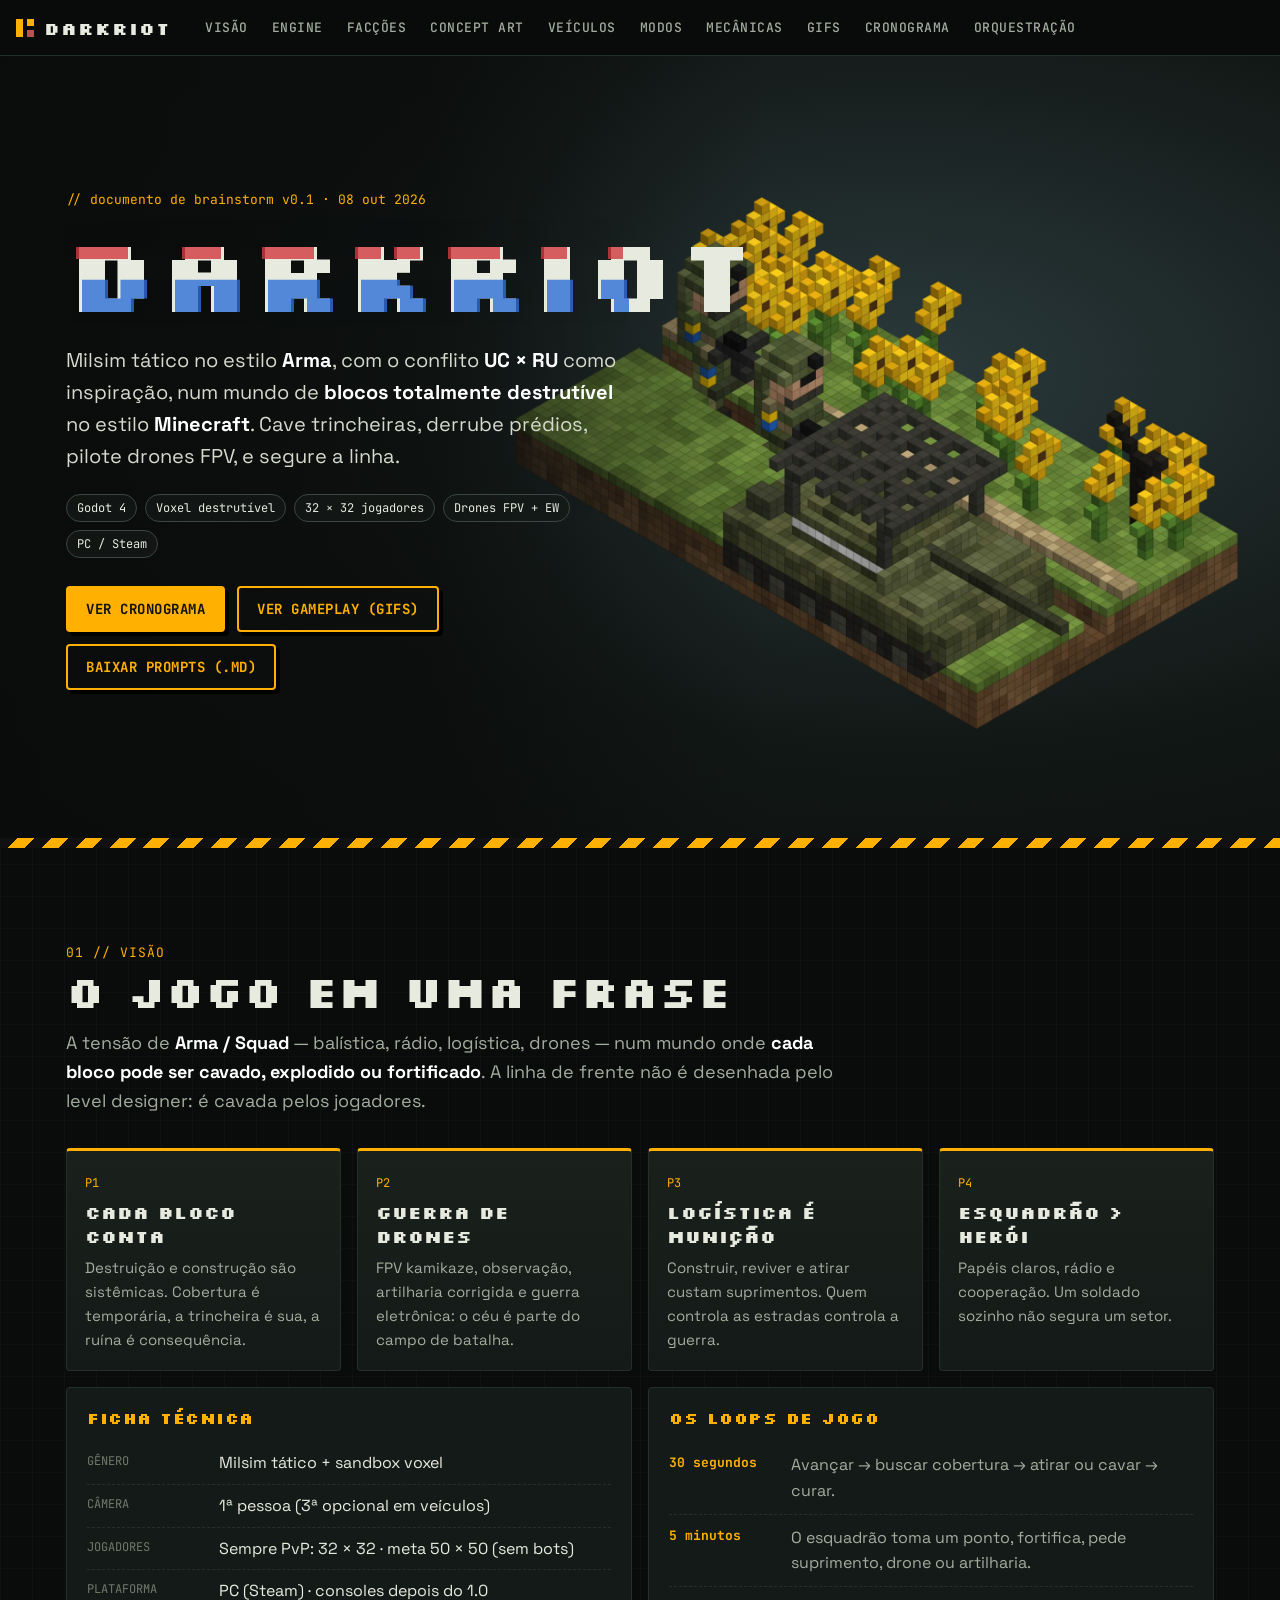
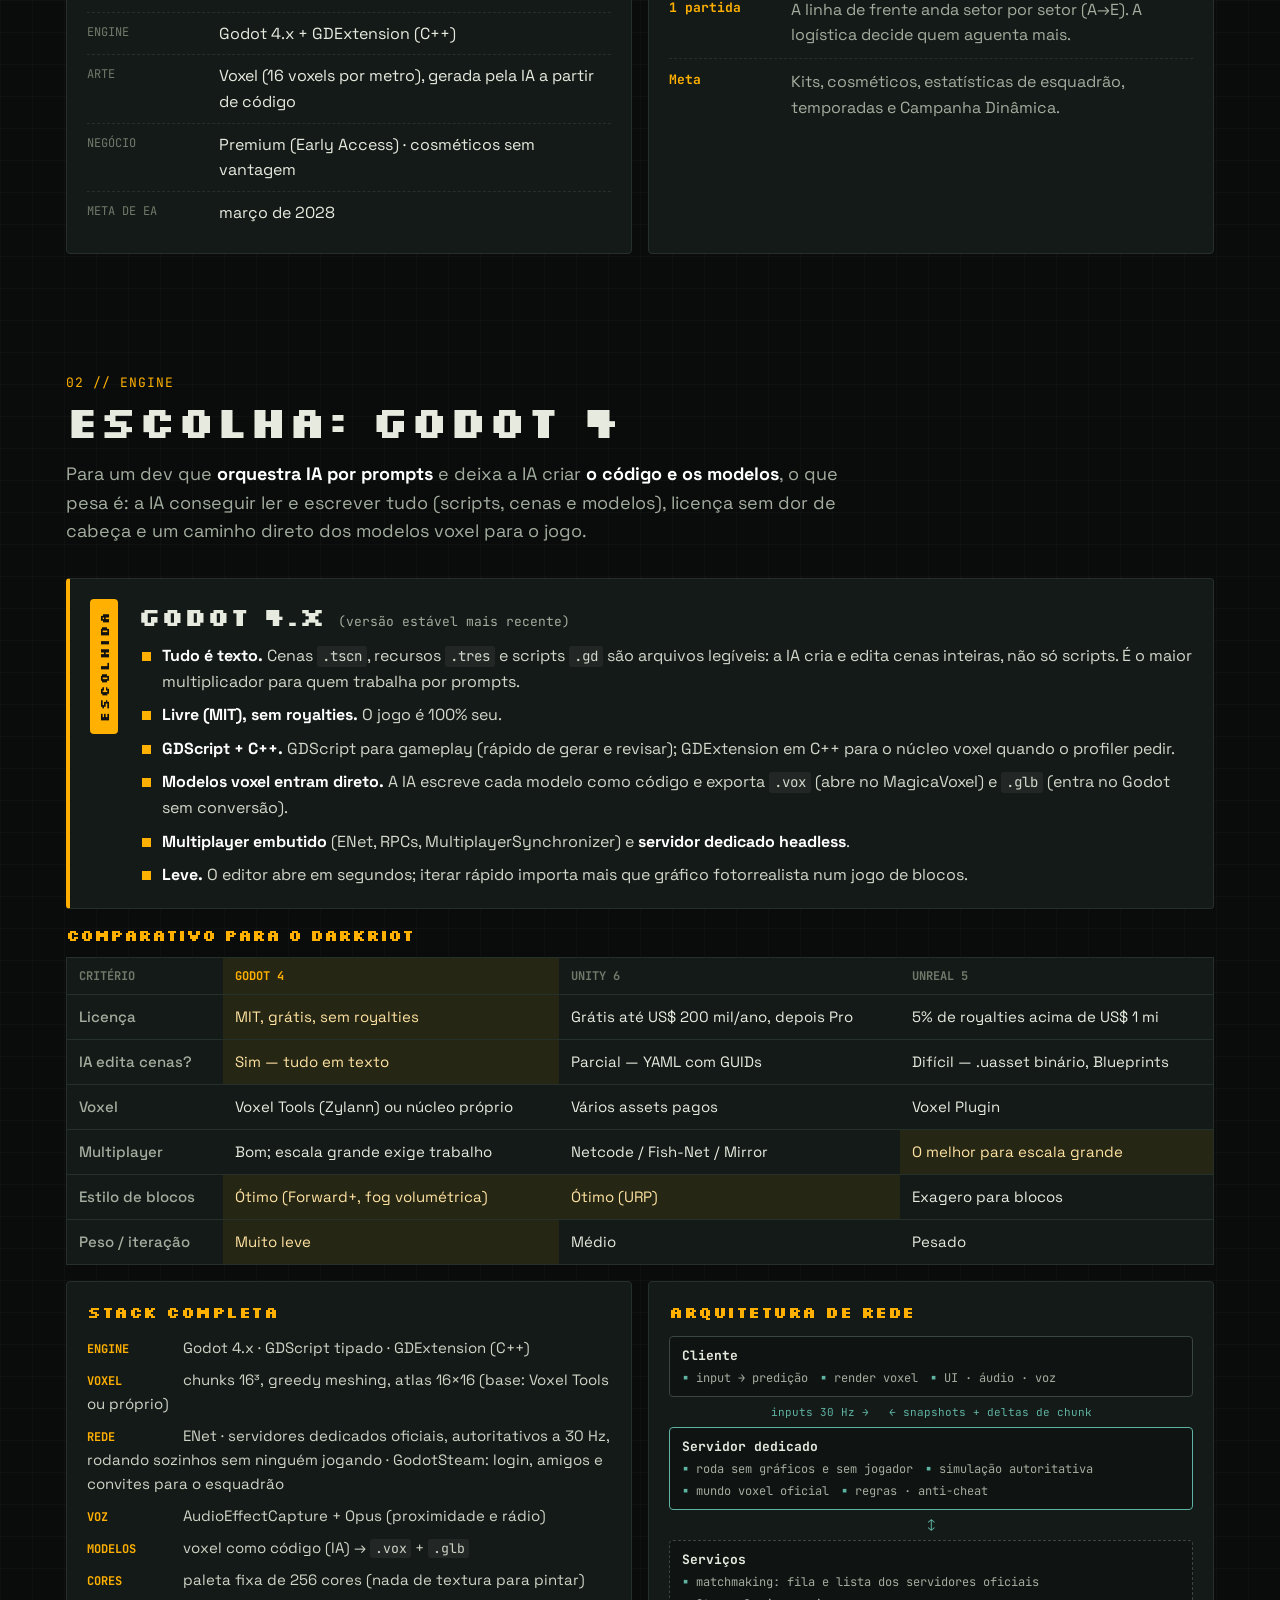
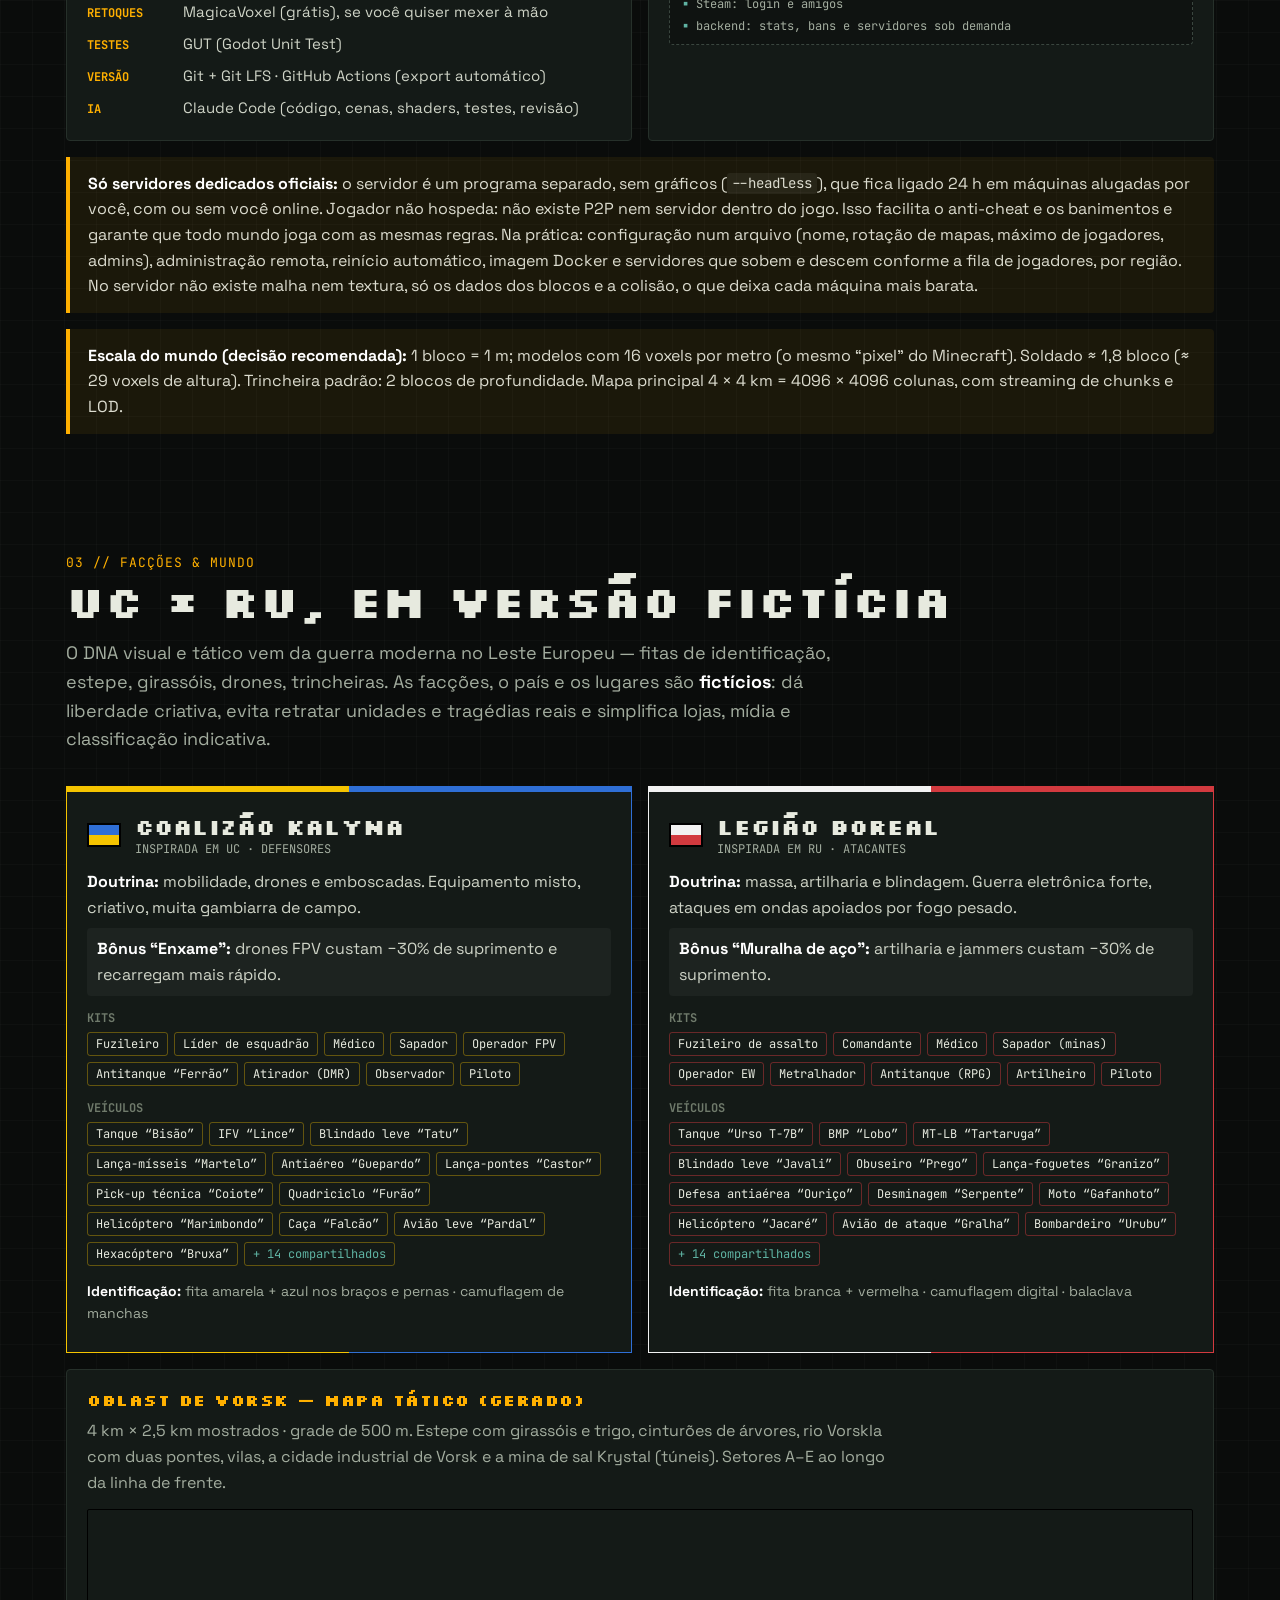
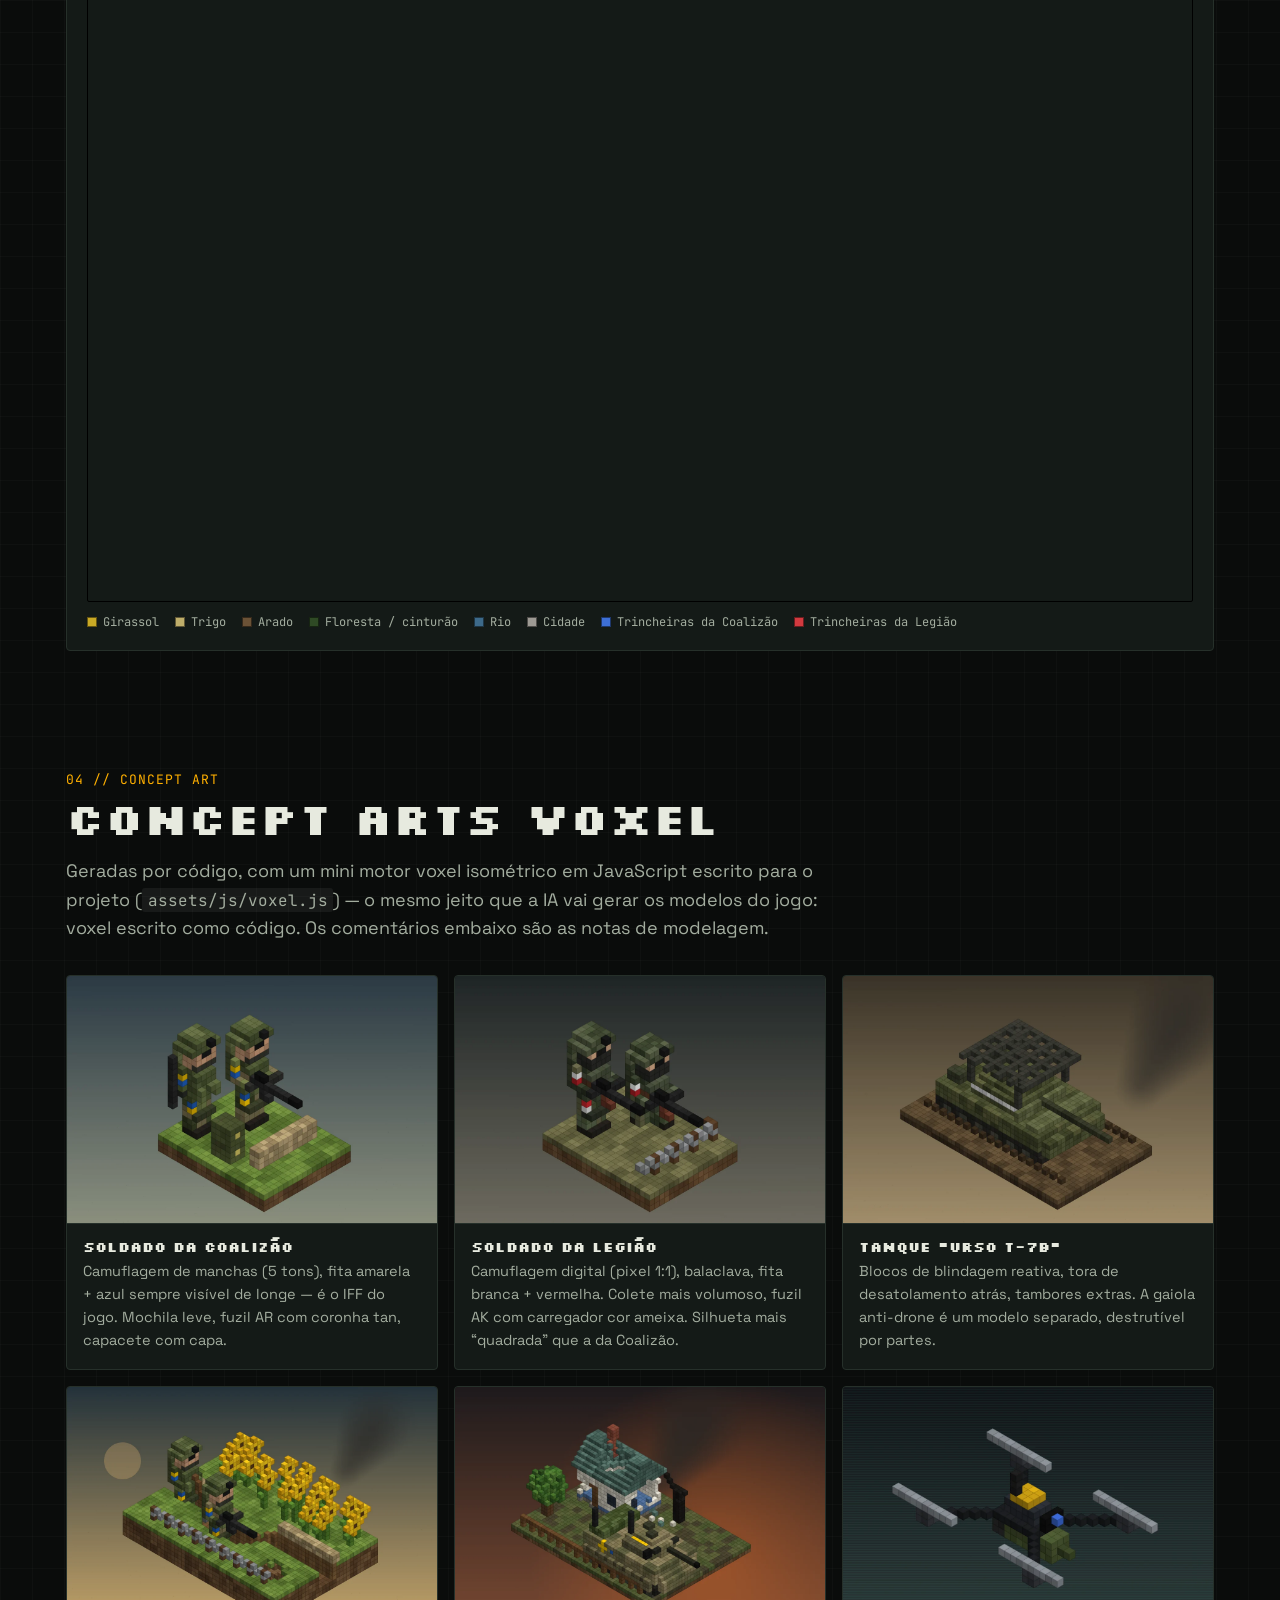
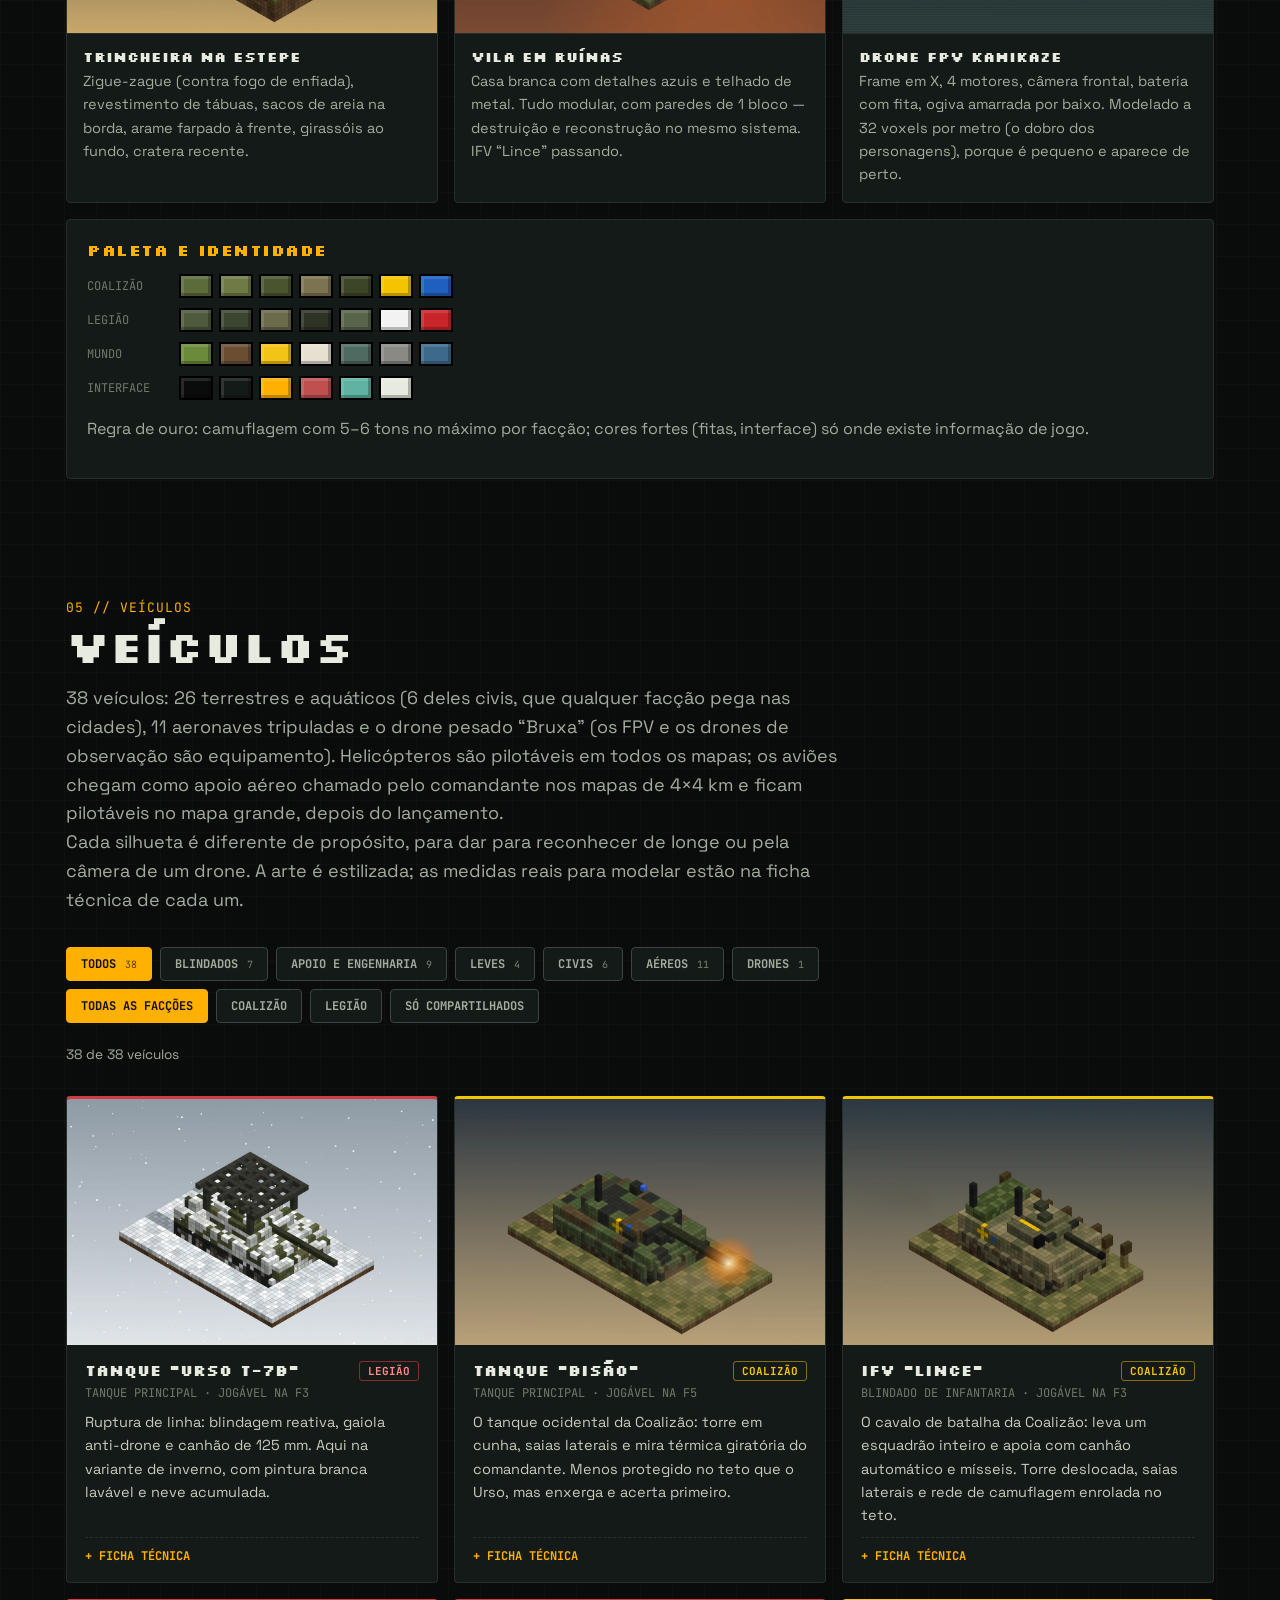
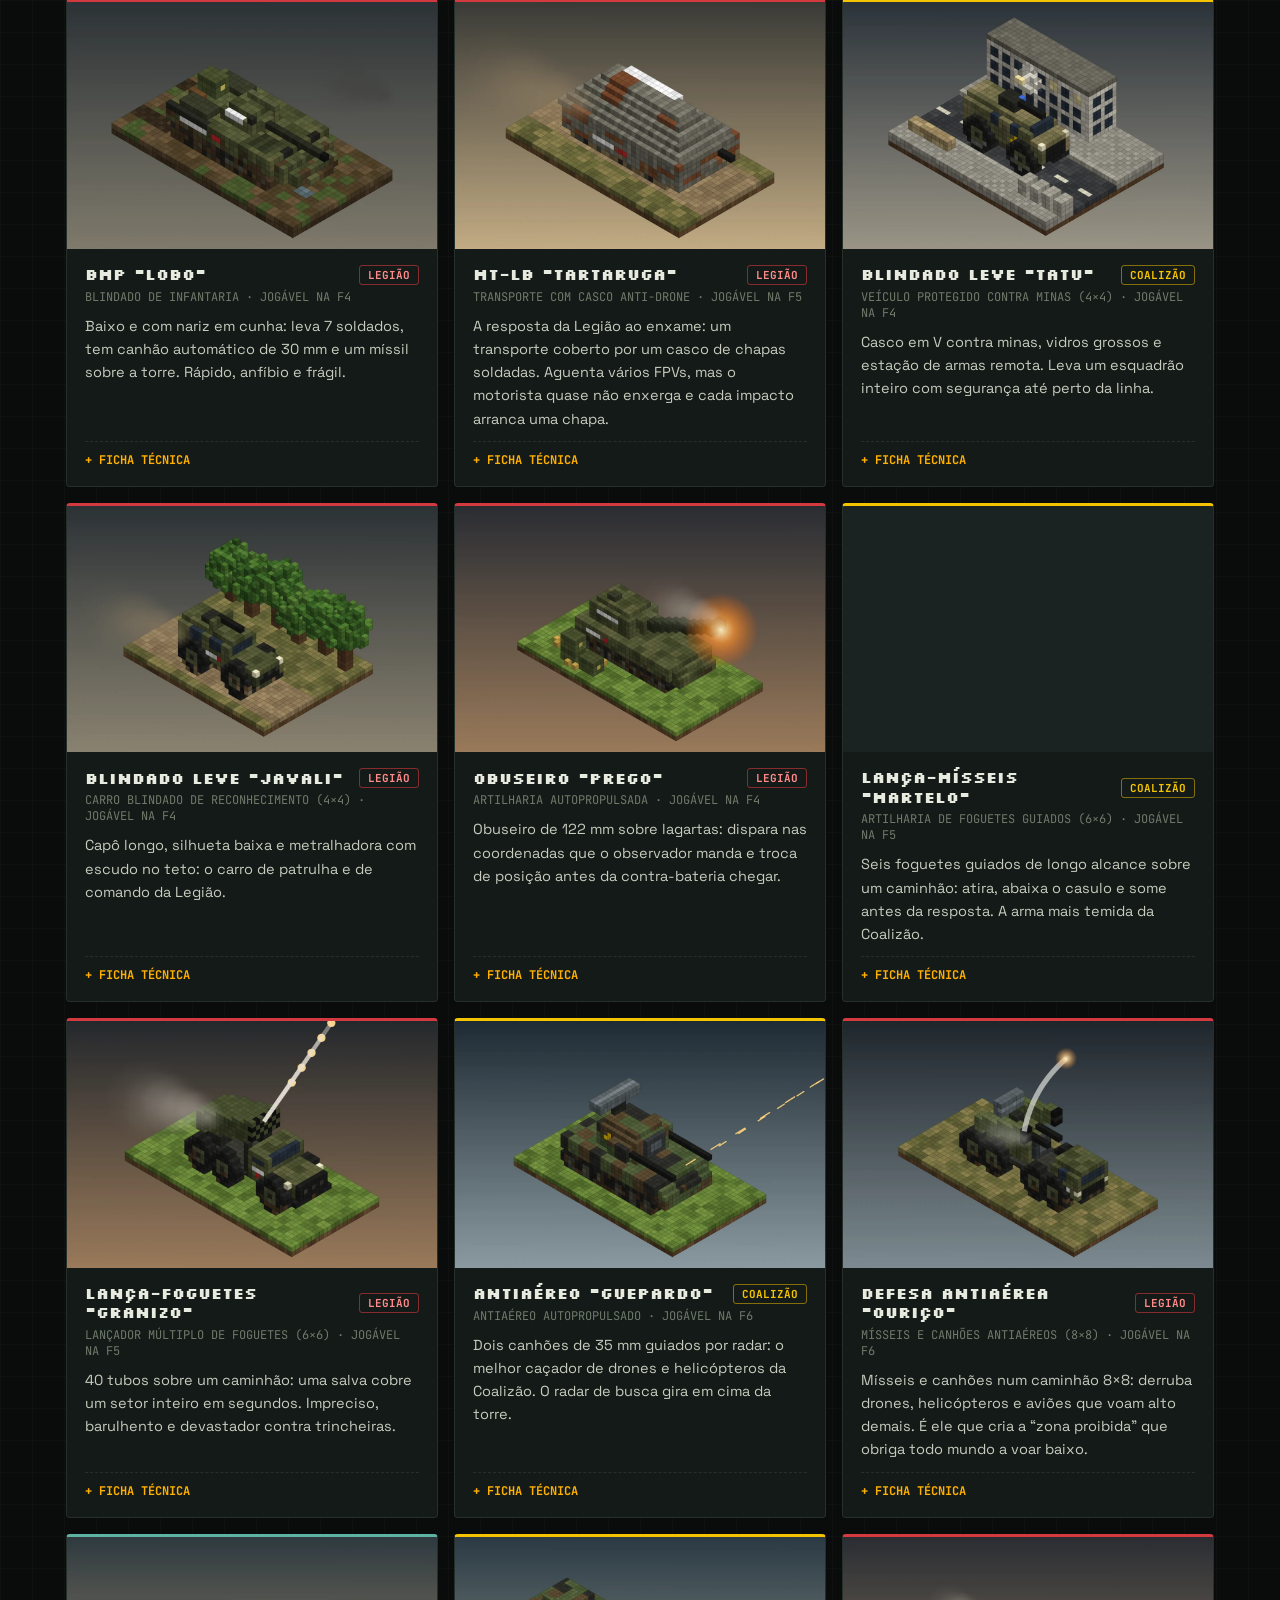
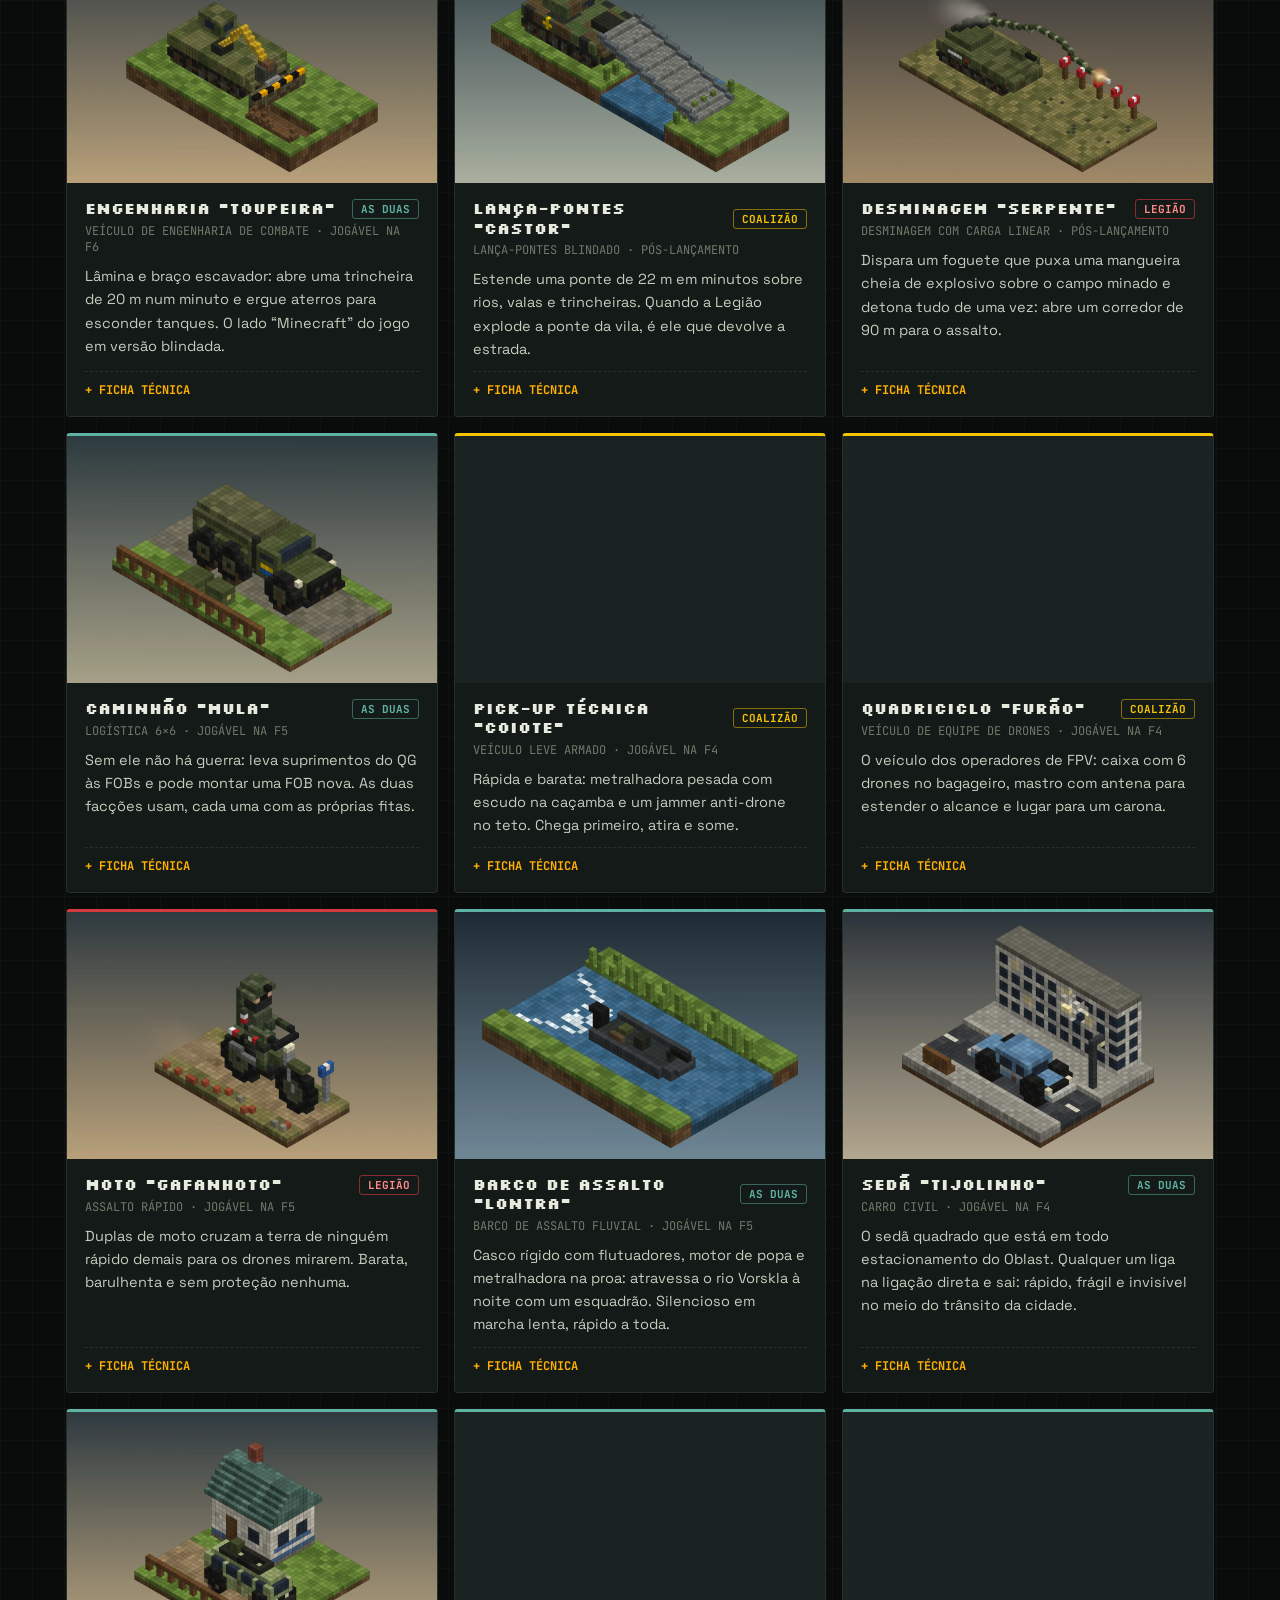
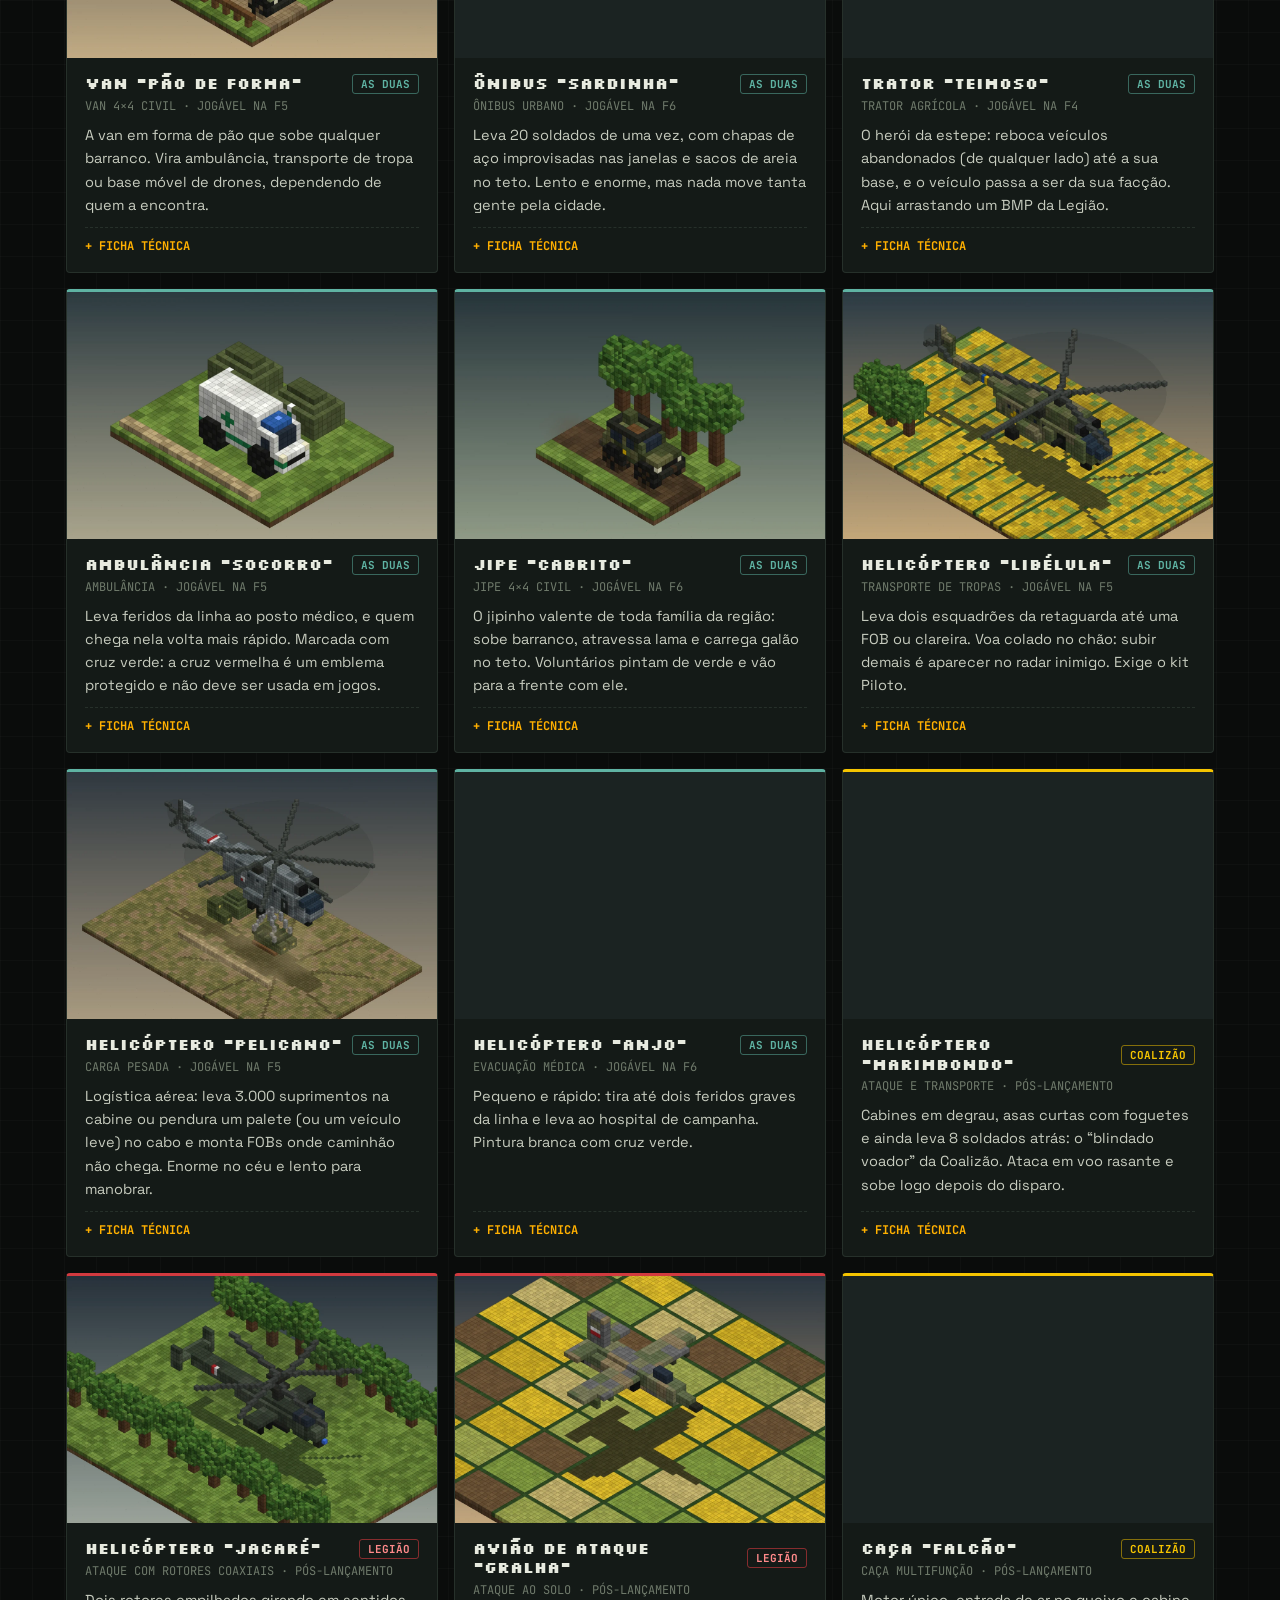
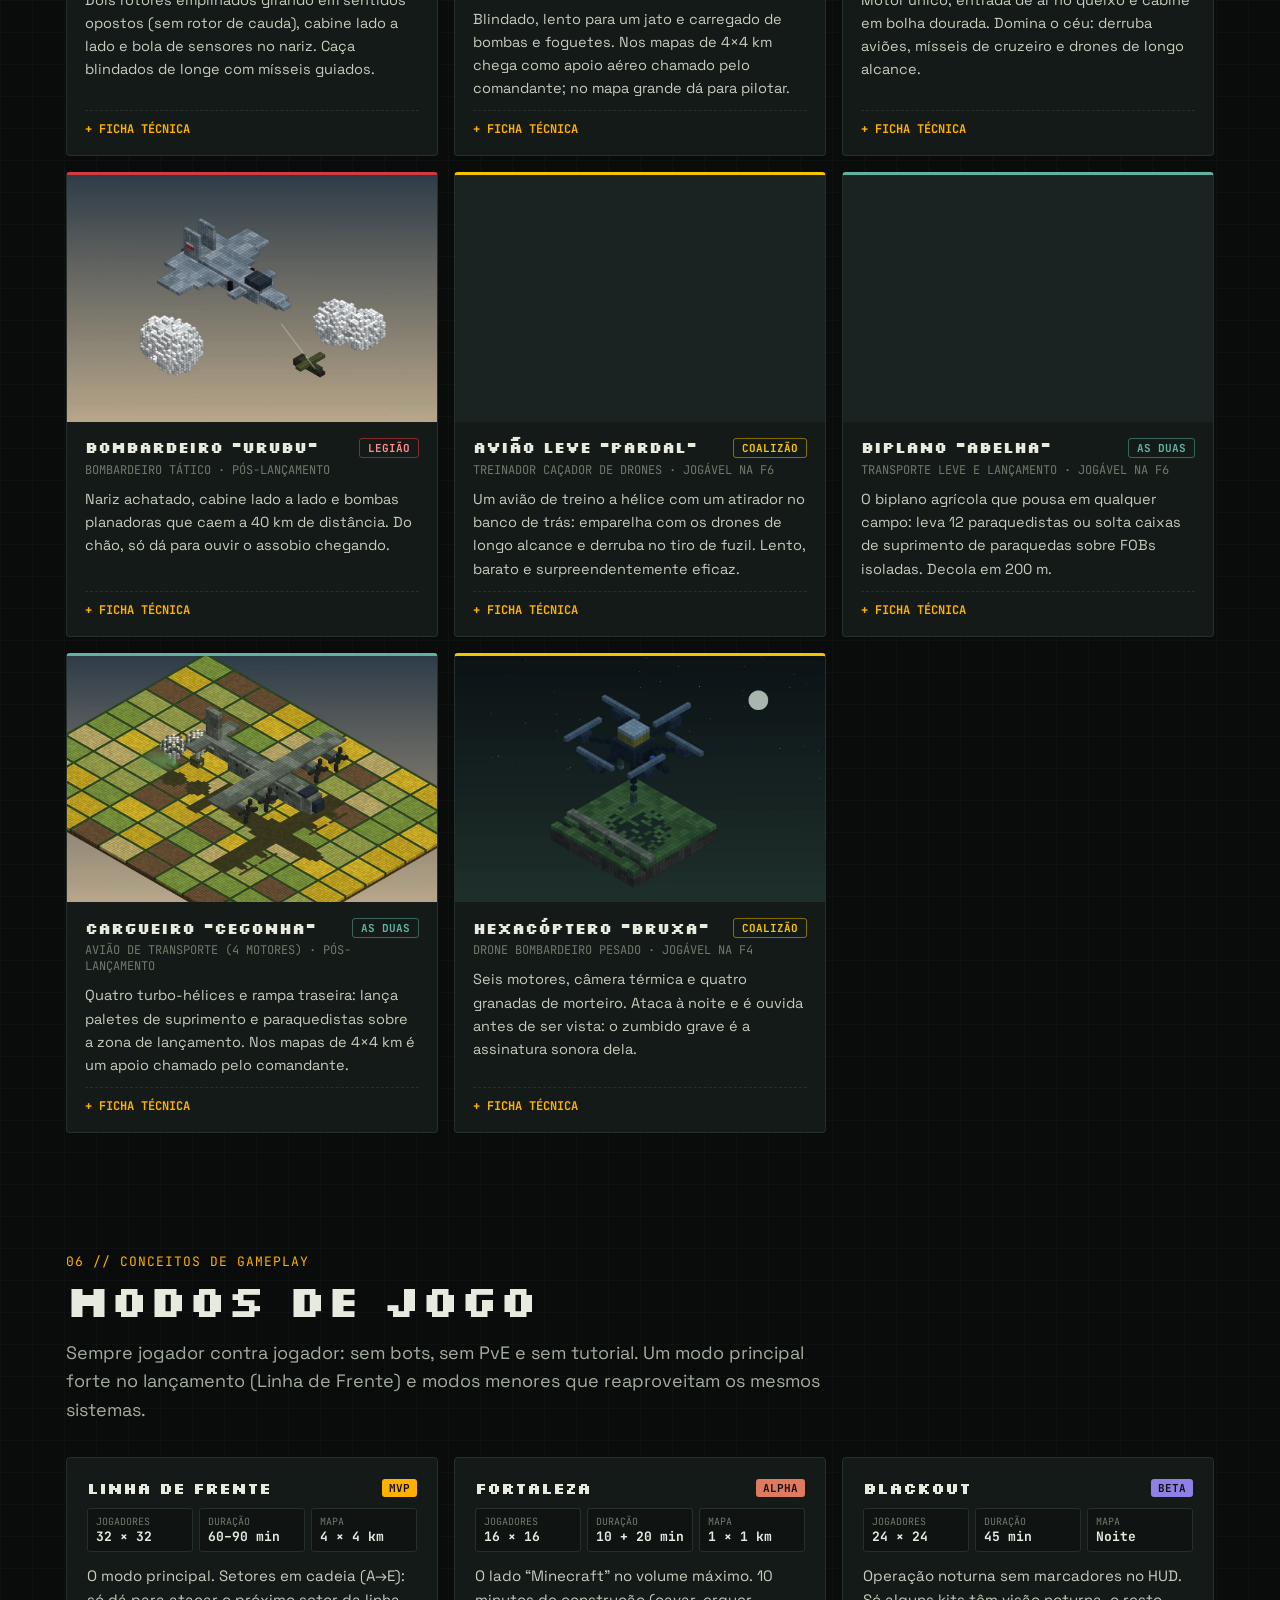
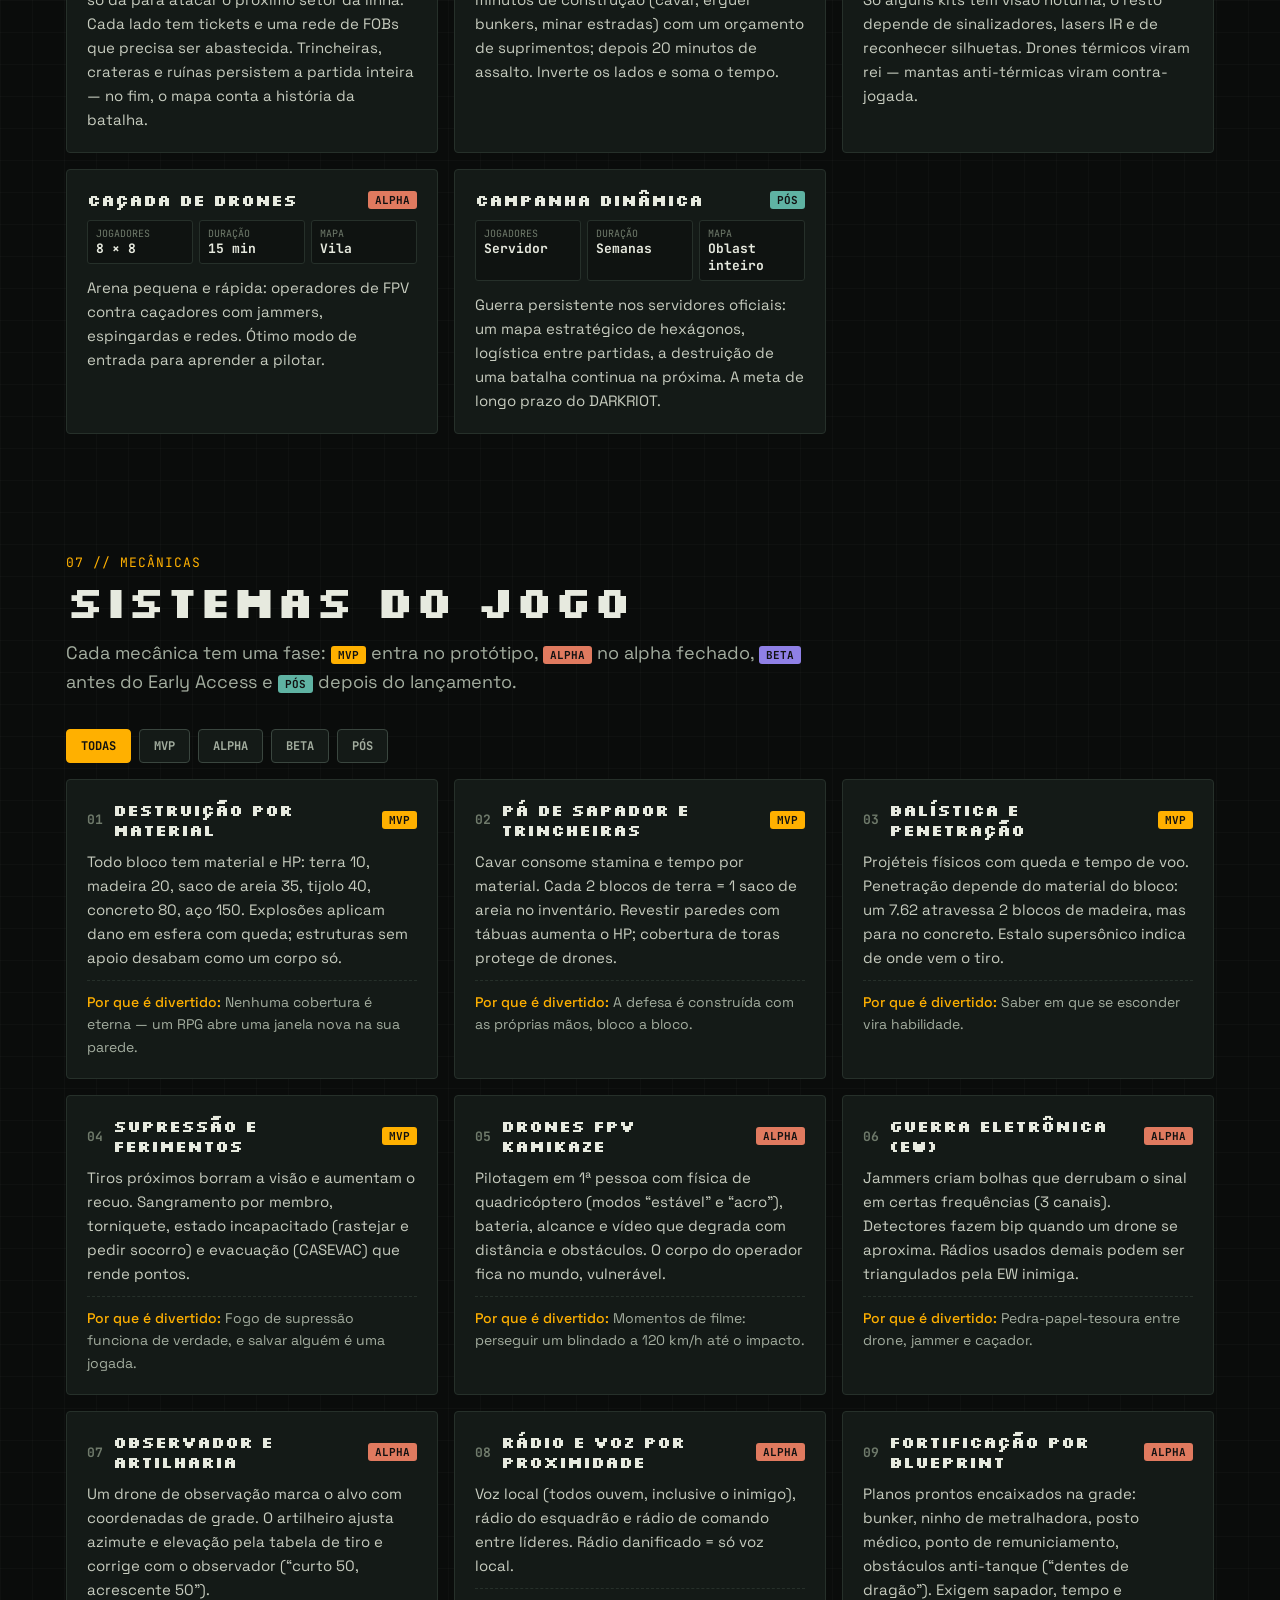
<file: index.html>
<!doctype html>
<html lang="pt-BR">
<head>
<meta charset="utf-8">
<meta name="viewport" content="width=device-width, initial-scale=1">
<title>DARKRIOT — Brainstorm</title>
<meta name="description" content="Brainstorm do DARKRIOT: milsim tático estilo Arma (UC × RU, facções fictícias) num mundo de blocos destrutível estilo Minecraft. Engine, concept arts, GIFs de gameplay, mecânicas e cronograma.">
<meta property="og:title" content="DARKRIOT — Brainstorm">
<meta property="og:description" content="Milsim tático num mundo de blocos destrutível. Engine, concept arts, mecânicas e cronograma.">
<meta property="og:image" content="assets/img/art-trench.webp">
<meta name="theme-color" content="#0a0c0b">
<link rel="icon" href="data:image/svg+xml,%3Csvg xmlns='http://www.w3.org/2000/svg' viewBox='0 0 16 16'%3E%3Crect width='16' height='16' fill='%230a0c0b'/%3E%3Crect x='2' y='2' width='5' height='12' fill='%23ffb000'/%3E%3Crect x='9' y='2' width='5' height='5' fill='%23ffb000'/%3E%3Crect x='9' y='9' width='5' height='5' fill='%23c05050'/%3E%3C/svg%3E">
<link rel="preconnect" href="https://fonts.googleapis.com">
<link rel="preconnect" href="https://fonts.gstatic.com" crossorigin>
<link href="https://fonts.googleapis.com/css2?family=Silkscreen:wght@400;700&family=Space+Grotesk:wght@400;500;700&family=JetBrains+Mono:wght@400;700&display=swap" rel="stylesheet">
<link rel="stylesheet" href="assets/css/style.css">
</head>
<body>

<header class="topbar">
  <a class="brand" href="#top" aria-label="DARKRIOT — topo"><span class="logo-mark" aria-hidden="true"></span>DARKRIOT</a>
  <nav class="nav" aria-label="Seções">
    <a href="#visao">Visão</a>
    <a href="#engine">Engine</a>
    <a href="#faccoes">Facções</a>
    <a href="#arte">Concept art</a>
    <a href="#veiculos">Veículos</a>
    <a href="#modos">Modos</a>
    <a href="#mecanicas">Mecânicas</a>
    <a href="#gifs">GIFs</a>
    <a href="#cronograma">Cronograma</a>
    <a href="#orquestracao">Orquestração</a>
  </nav>
</header>

<main id="top">

<!-- ================= HERO ================= -->
<section class="hero">
  <img id="hero-art" src="assets/img/hero.webp" width="1800" height="1520" alt="Diorama voxel: trincheira com soldados, tanque com gaiola anti-drone e campo de girassóis" fetchpriority="high" decoding="async">
  <div class="embers" aria-hidden="true"><i style="--x:8%;--d:9s;--w:-1s;--s:3px"></i><i style="--x:17%;--d:12s;--w:-6s;--s:2px"></i><i style="--x:26%;--d:8s;--w:-3s;--s:2px"></i><i style="--x:34%;--d:11s;--w:-8s;--s:3px"></i><i style="--x:43%;--d:10s;--w:-2s;--s:2px"></i><i style="--x:51%;--d:13s;--w:-9s;--s:2px"></i><i style="--x:58%;--d:9s;--w:-5s;--s:3px"></i><i style="--x:64%;--d:12s;--w:-1s;--s:2px"></i><i style="--x:71%;--d:8s;--w:-7s;--s:2px"></i><i style="--x:77%;--d:11s;--w:-4s;--s:3px"></i><i style="--x:83%;--d:10s;--w:-10s;--s:2px"></i><i style="--x:89%;--d:13s;--w:-3s;--s:2px"></i><i style="--x:94%;--d:9s;--w:-6s;--s:3px"></i><i style="--x:99%;--d:12s;--w:-2s;--s:2px"></i></div>
  <div class="hero-copy">
    <p class="kicker">// documento de brainstorm v0.1 · 08 out 2026</p>
    <h1 class="glitch" data-text="DARKRIOT">DARKRIOT</h1>
    <p class="lead">Milsim tático no estilo <b>Arma</b>, com o conflito <b>UC × RU</b> como inspiração, num mundo de <b>blocos totalmente destrutível</b> no estilo <b>Minecraft</b>. Cave trincheiras, derrube prédios, pilote drones FPV, e segure a linha.</p>
    <ul class="chips">
      <li>Godot 4</li><li>Voxel destrutível</li><li>32 × 32 jogadores</li><li>Drones FPV + EW</li><li>PC / Steam</li>
    </ul>
    <div class="cta">
      <a class="btn" href="#cronograma">Ver cronograma</a>
      <a class="btn ghost" href="#gifs">Ver gameplay (GIFs)</a>
      <a class="btn ghost" href="#prompts">Baixar prompts (.md)</a>
    </div>
  </div>
  <div class="hazard" aria-hidden="true"></div>
</section>

<!-- ================= VISÃO ================= -->
<section id="visao" class="sec">
  <div class="sec-head">
    <p class="sec-num">01 // visão</p>
    <h2>O jogo em uma frase</h2>
    <p class="sec-sub">A tensão de <b>Arma / Squad</b> — balística, rádio, logística, drones — num mundo onde <b>cada bloco pode ser cavado, explodido ou fortificado</b>. A linha de frente não é desenhada pelo level designer: é cavada pelos jogadores.</p>
  </div>

  <div class="pillars">
    <article class="pillar"><span>P1</span><h3>Cada bloco conta</h3><p>Destruição e construção são sistêmicas. Cobertura é temporária, a trincheira é sua, a ruína é consequência.</p></article>
    <article class="pillar"><span>P2</span><h3>Guerra de drones</h3><p>FPV kamikaze, observação, artilharia corrigida e guerra eletrônica: o céu é parte do campo de batalha.</p></article>
    <article class="pillar"><span>P3</span><h3>Logística é munição</h3><p>Construir, reviver e atirar custam suprimentos. Quem controla as estradas controla a guerra.</p></article>
    <article class="pillar"><span>P4</span><h3>Esquadrão &gt; herói</h3><p>Papéis claros, rádio e cooperação. Um soldado sozinho não segura um setor.</p></article>
  </div>

  <div class="two-col">
    <div class="card">
      <h3 class="card-title">Ficha técnica</h3>
      <dl class="sheet">
        <div><dt>Gênero</dt><dd>Milsim tático + sandbox voxel</dd></div>
        <div><dt>Câmera</dt><dd>1ª pessoa (3ª opcional em veículos)</dd></div>
        <div><dt>Jogadores</dt><dd>Sempre PvP: 32 × 32 · meta 50 × 50 (sem bots)</dd></div>
        <div><dt>Plataforma</dt><dd>PC (Steam) · consoles depois do 1.0</dd></div>
        <div><dt>Engine</dt><dd>Godot 4.x + GDExtension (C++)</dd></div>
        <div><dt>Arte</dt><dd>Voxel (16 voxels por metro), gerada pela IA a partir de código</dd></div>
        <div><dt>Negócio</dt><dd>Premium (Early Access) · cosméticos sem vantagem</dd></div>
        <div><dt>Meta de EA</dt><dd>março de 2028</dd></div>
      </dl>
    </div>
    <div class="card">
      <h3 class="card-title">Os loops de jogo</h3>
      <ol class="loops">
        <li><b>30 segundos</b><span>Avançar → buscar cobertura → atirar ou cavar → curar.</span></li>
        <li><b>5 minutos</b><span>O esquadrão toma um ponto, fortifica, pede suprimento, drone ou artilharia.</span></li>
        <li><b>1 partida</b><span>A linha de frente anda setor por setor (A→E). A logística decide quem aguenta mais.</span></li>
        <li><b>Meta</b><span>Kits, cosméticos, estatísticas de esquadrão, temporadas e Campanha Dinâmica.</span></li>
      </ol>
    </div>
  </div>
</section>

<!-- ================= ENGINE ================= -->
<section id="engine" class="sec">
  <div class="sec-head">
    <p class="sec-num">02 // engine</p>
    <h2>Escolha: Godot 4</h2>
    <p class="sec-sub">Para um dev que <b>orquestra IA por prompts</b> e deixa a IA criar <b>o código e os modelos</b>, o que pesa é: a IA conseguir ler e escrever tudo (scripts, cenas e modelos), licença sem dor de cabeça e um caminho direto dos modelos voxel para o jogo.</p>
  </div>

  <div class="verdict card">
    <div class="verdict-badge">ESCOLHIDA</div>
    <div>
      <h3>Godot 4.x <small>(versão estável mais recente)</small></h3>
      <ul class="ticks">
        <li><b>Tudo é texto.</b> Cenas <code>.tscn</code>, recursos <code>.tres</code> e scripts <code>.gd</code> são arquivos legíveis: a IA cria e edita cenas inteiras, não só scripts. É o maior multiplicador para quem trabalha por prompts.</li>
        <li><b>Livre (MIT), sem royalties.</b> O jogo é 100% seu.</li>
        <li><b>GDScript + C++.</b> GDScript para gameplay (rápido de gerar e revisar); GDExtension em C++ para o núcleo voxel quando o profiler pedir.</li>
        <li><b>Modelos voxel entram direto.</b> A IA escreve cada modelo como código e exporta <code>.vox</code> (abre no MagicaVoxel) e <code>.glb</code> (entra no Godot sem conversão).</li>
        <li><b>Multiplayer embutido</b> (ENet, RPCs, MultiplayerSynchronizer) e <b>servidor dedicado headless</b>.</li>
        <li><b>Leve.</b> O editor abre em segundos; iterar rápido importa mais que gráfico fotorrealista num jogo de blocos.</li>
      </ul>
    </div>
  </div>

  <div class="table-wrap">
    <table class="cmp">
      <caption>Comparativo para o DARKRIOT</caption>
      <thead><tr><th scope="col">Critério</th><th scope="col" class="win">Godot 4</th><th scope="col">Unity 6</th><th scope="col">Unreal 5</th></tr></thead>
      <tbody>
        <tr><th scope="row">Licença</th><td class="win">MIT, grátis, sem royalties</td><td>Grátis até US$ 200 mil/ano, depois Pro</td><td>5% de royalties acima de US$ 1 mi</td></tr>
        <tr><th scope="row">IA edita cenas?</th><td class="win">Sim — tudo em texto</td><td>Parcial — YAML com GUIDs</td><td>Difícil — .uasset binário, Blueprints</td></tr>
        <tr><th scope="row">Voxel</th><td>Voxel Tools (Zylann) ou núcleo próprio</td><td>Vários assets pagos</td><td>Voxel Plugin</td></tr>
        <tr><th scope="row">Multiplayer</th><td>Bom; escala grande exige trabalho</td><td>Netcode / Fish-Net / Mirror</td><td class="win">O melhor para escala grande</td></tr>
        <tr><th scope="row">Estilo de blocos</th><td class="win">Ótimo (Forward+, fog volumétrica)</td><td class="win">Ótimo (URP)</td><td>Exagero para blocos</td></tr>
        <tr><th scope="row">Peso / iteração</th><td class="win">Muito leve</td><td>Médio</td><td>Pesado</td></tr>
      </tbody>
    </table>
  </div>

  <div class="two-col">
    <div class="card">
      <h3 class="card-title">Stack completa</h3>
      <ul class="stack">
        <li><b>Engine</b> Godot 4.x · GDScript tipado · GDExtension (C++)</li>
        <li><b>Voxel</b> chunks 16³, greedy meshing, atlas 16×16 (base: Voxel Tools ou próprio)</li>
        <li><b>Rede</b> ENet · servidores dedicados oficiais, autoritativos a 30 Hz, rodando sozinhos sem ninguém jogando · GodotSteam: login, amigos e convites para o esquadrão</li>
        <li><b>Voz</b> AudioEffectCapture + Opus (proximidade e rádio)</li>
        <li><b>Modelos</b> voxel como código (IA) → <code>.vox</code> + <code>.glb</code></li>
        <li><b>Cores</b> paleta fixa de 256 cores (nada de textura para pintar)</li>
        <li><b>Retoques</b> MagicaVoxel (grátis), se você quiser mexer à mão</li>
        <li><b>Testes</b> GUT (Godot Unit Test)</li>
        <li><b>Versão</b> Git + Git LFS · GitHub Actions (export automático)</li>
        <li><b>IA</b> Claude Code (código, cenas, shaders, testes, revisão)</li>
      </ul>
    </div>
    <div class="card">
      <h3 class="card-title">Arquitetura de rede</h3>
      <div class="arch">
        <div class="node"><b>Cliente</b><span>input → predição</span><span>render voxel</span><span>UI · áudio · voz</span></div>
        <div class="wire"><span>inputs 30 Hz →</span><span>← snapshots + deltas de chunk</span></div>
        <div class="node srv"><b>Servidor dedicado</b><span>roda sem gráficos e sem jogador</span><span>simulação autoritativa</span><span>mundo voxel oficial</span><span>regras · anti-cheat</span></div>
        <div class="wire"><span>↕</span></div>
        <div class="node ext"><b>Serviços</b><span>matchmaking: fila e lista dos servidores oficiais</span><span>Steam: login e amigos</span><span>backend: stats, bans e servidores sob demanda</span></div>
      </div>
    </div>
  </div>

  <div class="note">
    <b>Só servidores dedicados oficiais:</b> o servidor é um programa separado, sem gráficos (<code>--headless</code>), que fica ligado 24 h em máquinas alugadas por você, com ou sem você online. Jogador não hospeda: não existe P2P nem servidor dentro do jogo. Isso facilita o anti-cheat e os banimentos e garante que todo mundo joga com as mesmas regras. Na prática: configuração num arquivo (nome, rotação de mapas, máximo de jogadores, admins), administração remota, reinício automático, imagem Docker e servidores que sobem e descem conforme a fila de jogadores, por região. No servidor não existe malha nem textura, só os dados dos blocos e a colisão, o que deixa cada máquina mais barata.
  </div>

  <div class="note">
    <b>Escala do mundo (decisão recomendada):</b> 1 bloco = 1 m; modelos com 16 voxels por metro (o mesmo “pixel” do Minecraft). Soldado ≈ 1,8 bloco (≈ 29 voxels de altura). Trincheira padrão: 2 blocos de profundidade. Mapa principal 4 × 4 km = 4096 × 4096 colunas, com streaming de chunks e LOD.
  </div>
</section>

<!-- ================= FACÇÕES & MUNDO ================= -->
<section id="faccoes" class="sec">
  <div class="sec-head">
    <p class="sec-num">03 // facções &amp; mundo</p>
    <h2>UC × RU, em versão fictícia</h2>
    <p class="sec-sub">O DNA visual e tático vem da guerra moderna no Leste Europeu — fitas de identificação, estepe, girassóis, drones, trincheiras. As facções, o país e os lugares são <b>fictícios</b>: dá liberdade criativa, evita retratar unidades e tragédias reais e simplifica lojas, mídia e classificação indicativa.</p>
  </div>

  <div class="factions">
    <article class="faction uc">
      <header><div class="flag"><i></i><i></i></div><div><h3>Coalizão Kalyna</h3><p>inspirada em UC · defensores</p></div></header>
      <p class="doctrine"><b>Doutrina:</b> mobilidade, drones e emboscadas. Equipamento misto, criativo, muita gambiarra de campo.</p>
      <p class="perk"><b>Bônus “Enxame”:</b> drones FPV custam −30% de suprimento e recarregam mais rápido.</p>
      <h4>Kits</h4>
      <ul class="kits"><li>Fuzileiro</li><li>Líder de esquadrão</li><li>Médico</li><li>Sapador</li><li>Operador FPV</li><li>Antitanque “Ferrão”</li><li>Atirador (DMR)</li><li>Observador</li><li>Piloto</li></ul>
      <h4>Veículos</h4>
      <ul class="kits" data-veh="uc"></ul>
      <p class="id"><b>Identificação:</b> fita amarela + azul nos braços e pernas · camuflagem de manchas</p>
    </article>
    <article class="faction ru">
      <header><div class="flag"><i></i><i></i></div><div><h3>Legião Boreal</h3><p>inspirada em RU · atacantes</p></div></header>
      <p class="doctrine"><b>Doutrina:</b> massa, artilharia e blindagem. Guerra eletrônica forte, ataques em ondas apoiados por fogo pesado.</p>
      <p class="perk"><b>Bônus “Muralha de aço”:</b> artilharia e jammers custam −30% de suprimento.</p>
      <h4>Kits</h4>
      <ul class="kits"><li>Fuzileiro de assalto</li><li>Comandante</li><li>Médico</li><li>Sapador (minas)</li><li>Operador EW</li><li>Metralhador</li><li>Antitanque (RPG)</li><li>Artilheiro</li><li>Piloto</li></ul>
      <h4>Veículos</h4>
      <ul class="kits" data-veh="ru"></ul>
      <p class="id"><b>Identificação:</b> fita branca + vermelha · camuflagem digital · balaclava</p>
    </article>
  </div>

  <div class="map-wrap card">
    <div class="map-head">
      <h3 class="card-title">Oblast de Vorsk — mapa tático (gerado)</h3>
      <p>4 km × 2,5 km mostrados · grade de 500 m. Estepe com girassóis e trigo, cinturões de árvores, rio Vorskla com duas pontes, vilas, a cidade industrial de Vorsk e a mina de sal Krystal (túneis). Setores A–E ao longo da linha de frente.</p>
    </div>
    <picture>
      <source media="(max-width: 700px)" srcset="assets/img/map-narrow.webp" width="1260" height="789">
      <img id="map" src="assets/img/map-wide.webp" width="2300" height="1438" loading="lazy" decoding="async" alt="Mapa tático do Oblast de Vorsk: campos, rio, vilas, a cidade de Vorsk, a mina de sal e a linha de frente com os setores A a E">
    </picture>
    <ul class="legend">
      <li><i style="background:#c9a925"></i>Girassol</li><li><i style="background:#bfae6a"></i>Trigo</li><li><i style="background:#6b5236"></i>Arado</li>
      <li><i style="background:#2f4a25"></i>Floresta / cinturão</li><li><i style="background:#3d6a8a"></i>Rio</li><li><i style="background:#9d9a93"></i>Cidade</li>
      <li><i style="background:#3d6fd6"></i>Trincheiras da Coalizão</li><li><i style="background:#d23a3f"></i>Trincheiras da Legião</li>
    </ul>
  </div>
</section>

<!-- ================= CONCEPT ART ================= -->
<section id="arte" class="sec">
  <div class="sec-head">
    <p class="sec-num">04 // concept art</p>
    <h2>Concept arts voxel</h2>
    <p class="sec-sub">Geradas por código, com um mini motor voxel isométrico em JavaScript escrito para o projeto (<code>assets/js/voxel.js</code>) — o mesmo jeito que a IA vai gerar os modelos do jogo: voxel escrito como código. Os comentários embaixo são as notas de modelagem.</p>
  </div>
  <div class="art-grid">
    <figure class="art"><img src="assets/img/art-coalizao.webp" width="1200" height="800" loading="lazy" decoding="async" alt="Soldados da Coalizão em voxel">
      <figcaption><b>Soldado da Coalizão</b> Camuflagem de manchas (5 tons), fita amarela + azul sempre visível de longe — é o IFF do jogo. Mochila leve, fuzil AR com coronha tan, capacete com capa.</figcaption></figure>
    <figure class="art"><img src="assets/img/art-legiao.webp" width="1200" height="800" loading="lazy" decoding="async" alt="Soldados da Legião em voxel">
      <figcaption><b>Soldado da Legião</b> Camuflagem digital (pixel 1:1), balaclava, fita branca + vermelha. Colete mais volumoso, fuzil AK com carregador cor ameixa. Silhueta mais “quadrada” que a da Coalizão.</figcaption></figure>
    <figure class="art"><img src="assets/img/art-tank.webp" width="1200" height="800" loading="lazy" decoding="async" alt="Tanque voxel com gaiola anti-drone">
      <figcaption><b>Tanque “Urso T-7B”</b> Blocos de blindagem reativa, tora de desatolamento atrás, tambores extras. A gaiola anti-drone é um modelo separado, destrutível por partes.</figcaption></figure>
    <figure class="art"><img src="assets/img/art-trench.webp" width="1200" height="800" loading="lazy" decoding="async" alt="Diorama de trincheira no campo de girassóis">
      <figcaption><b>Trincheira na estepe</b> Zigue-zague (contra fogo de enfiada), revestimento de tábuas, sacos de areia na borda, arame farpado à frente, girassóis ao fundo, cratera recente.</figcaption></figure>
    <figure class="art"><img src="assets/img/art-village.webp" width="1200" height="800" loading="lazy" decoding="async" alt="Vila em ruínas com IFV">
      <figcaption><b>Vila em ruínas</b> Casa branca com detalhes azuis e telhado de metal. Tudo modular, com paredes de 1 bloco — destruição e reconstrução no mesmo sistema. IFV “Lince” passando.</figcaption></figure>
    <figure class="art"><img src="assets/img/art-fpv.webp" width="1200" height="800" loading="lazy" decoding="async" alt="Drone FPV kamikaze voxel">
      <figcaption><b>Drone FPV kamikaze</b> Frame em X, 4 motores, câmera frontal, bateria com fita, ogiva amarrada por baixo. Modelado a 32 voxels por metro (o dobro dos personagens), porque é pequeno e aparece de perto.</figcaption></figure>
  </div>

  <div class="card palette">
    <h3 class="card-title">Paleta e identidade</h3>
    <div class="pal-rows">
      <div><span>Coalizão</span><i style="background:#5b6b3a"></i><i style="background:#6f7a45"></i><i style="background:#4a5530"></i><i style="background:#7c7350"></i><i style="background:#3d4528"></i><i style="background:#f5c400"></i><i style="background:#1f5fbf"></i></div>
      <div><span>Legião</span><i style="background:#4d5a3c"></i><i style="background:#3b4530"></i><i style="background:#6b6a4a"></i><i style="background:#2e3326"></i><i style="background:#59654a"></i><i style="background:#f2f2f2"></i><i style="background:#c8262b"></i></div>
      <div><span>Mundo</span><i style="background:#6b8a3a"></i><i style="background:#6b4e32"></i><i style="background:#f2c418"></i><i style="background:#e6e0d0"></i><i style="background:#4e6b62"></i><i style="background:#8a8a84"></i><i style="background:#3d6a8a"></i></div>
      <div><span>Interface</span><i style="background:#0a0c0b"></i><i style="background:#141a17"></i><i style="background:#ffb000"></i><i style="background:#c05050"></i><i style="background:#5fb3a3"></i><i style="background:#e7eadf"></i></div>
    </div>
    <p class="muted">Regra de ouro: camuflagem com 5–6 tons no máximo por facção; cores fortes (fitas, interface) só onde existe informação de jogo.</p>
  </div>
</section>

<!-- ================= VEÍCULOS ================= -->
<section id="veiculos" class="sec">
  <div class="sec-head">
    <p class="sec-num">05 // veículos</p>
    <h2>Veículos</h2>
    <p class="sec-sub">38 veículos: 26 terrestres e aquáticos (6 deles civis, que qualquer facção pega nas cidades), 11 aeronaves tripuladas e o drone pesado “Bruxa” (os FPV e os drones de observação são equipamento). Helicópteros são pilotáveis em todos os mapas; os aviões chegam como apoio aéreo chamado pelo comandante nos mapas de 4×4 km e ficam pilotáveis no mapa grande, depois do lançamento.</p>
    <p class="sec-sub">Cada silhueta é diferente de propósito, para dar para reconhecer de longe ou pela câmera de um drone. A arte é estilizada; as medidas reais para modelar estão na ficha técnica de cada um.</p>
  </div>
  <div class="veh-filters">
    <div id="veh-type" class="filter" role="group" aria-label="Filtrar veículos por tipo">
      <button type="button" data-t="all" aria-pressed="true">Todos</button>
      <button type="button" data-t="blindado" aria-pressed="false">Blindados</button>
      <button type="button" data-t="apoio" aria-pressed="false">Apoio e engenharia</button>
      <button type="button" data-t="leve" aria-pressed="false">Leves</button>
      <button type="button" data-t="civil" aria-pressed="false">Civis</button>
      <button type="button" data-t="aereo" aria-pressed="false">Aéreos</button>
      <button type="button" data-t="drone" aria-pressed="false">Drones</button>
    </div>
    <div id="veh-fac" class="filter" role="group" aria-label="Filtrar veículos por facção">
      <button type="button" data-f="all" aria-pressed="true">Todas as facções</button>
      <button type="button" data-f="uc" aria-pressed="false">Coalizão</button>
      <button type="button" data-f="ru" aria-pressed="false">Legião</button>
      <button type="button" data-f="both" aria-pressed="false">Só compartilhados</button>
    </div>
    <p id="veh-count" class="muted small" aria-live="polite"></p>
  </div>
  <div id="veh-grid" class="veh-grid"></div>
</section>

<!-- ================= MODOS ================= -->
<section id="modos" class="sec">
  <div class="sec-head">
    <p class="sec-num">06 // conceitos de gameplay</p>
    <h2>Modos de jogo</h2>
    <p class="sec-sub">Sempre jogador contra jogador: sem bots, sem PvE e sem tutorial. Um modo principal forte no lançamento (Linha de Frente) e modos menores que reaproveitam os mesmos sistemas.</p>
  </div>
  <div id="modes-grid" class="grid-3"></div>
</section>

<!-- ================= MECÂNICAS ================= -->
<section id="mecanicas" class="sec">
  <div class="sec-head">
    <p class="sec-num">07 // mecânicas</p>
    <h2>Sistemas do jogo</h2>
    <p class="sec-sub">Cada mecânica tem uma fase: <span class="tag tag-mvp">MVP</span> entra no protótipo, <span class="tag tag-alpha">Alpha</span> no alpha fechado, <span class="tag tag-beta">Beta</span> antes do Early Access e <span class="tag tag-pós">Pós</span> depois do lançamento.</p>
  </div>
  <div id="mech-filter" class="filter" role="group" aria-label="Filtrar mecânicas por fase">
    <button type="button" data-f="all" aria-pressed="true">Todas</button>
    <button type="button" data-f="MVP" aria-pressed="false">MVP</button>
    <button type="button" data-f="Alpha" aria-pressed="false">Alpha</button>
    <button type="button" data-f="Beta" aria-pressed="false">Beta</button>
    <button type="button" data-f="Pós" aria-pressed="false">Pós</button>
  </div>
  <div id="mech-grid" class="grid-3"></div>
</section>

<!-- ================= GIFS ================= -->
<section id="gifs" class="sec">
  <div class="sec-head">
    <p class="sec-num">08 // como ficaria</p>
    <h2>GIFs de gameplay</h2>
    <p class="sec-sub">Loops gerados a partir do código das animações (<code>assets/js/anims.js</code>), mostrando cada mecânica em ação. Cada um também está disponível como <code>.gif</code> para baixar e mandar no Discord ou usar em devlog.</p>
  </div>
  <div class="gif-grid">
    <figure class="gif"><picture><source media="(prefers-reduced-motion: reduce)" srcset="assets/img/anim-destroy-still.webp"><img src="assets/img/anim-destroy.webp" width="480" height="300" loading="lazy" decoding="async" alt="Animação: RPG destrói parede de tijolos bloco a bloco"></picture>
      <figcaption><b>Destruição por material</b><span>Um RPG abre um buraco numa parede de tijolo: cada bloco vira detrito com física. Tijolo tem 40 de HP, concreto 80.</span><a href="assets/gifs/destroy.gif" download>baixar .gif</a></figcaption></figure>
    <figure class="gif"><picture><source media="(prefers-reduced-motion: reduce)" srcset="assets/img/anim-dig-still.webp"><img src="assets/img/anim-dig.webp" width="480" height="300" loading="lazy" decoding="async" alt="Animação: soldado cava trincheira e terra vira sacos de areia"></picture>
      <figcaption><b>Pá de sapador</b><span>Cavar transforma terra em sacos de areia. A trincheira cresce em tempo real e a parede ganha revestimento.</span><a href="assets/gifs/dig.gif" download>baixar .gif</a></figcaption></figure>
    <figure class="gif"><picture><source media="(prefers-reduced-motion: reduce)" srcset="assets/img/anim-fpv-still.webp"><img src="assets/img/anim-fpv.webp" width="480" height="300" loading="lazy" decoding="async" alt="Animação: visão do óculos de um drone FPV mergulhando num tanque"></picture>
      <figcaption><b>FPV vs guerra eletrônica</b><span>Visão do óculos: bateria, altitude, RSSI caindo perto do jammer, impacto e “sinal perdido”.</span><a href="assets/gifs/fpv.gif" download>baixar .gif</a></figcaption></figure>
    <figure class="gif"><picture><source media="(prefers-reduced-motion: reduce)" srcset="assets/img/anim-artillery-still.webp"><img src="assets/img/anim-artillery.webp" width="480" height="300" loading="lazy" decoding="async" alt="Animação: observador corrige tiro de artilharia até destruir bunker"></picture>
      <figcaption><b>Observador + artilharia</b><span>O drone marca o alvo, o primeiro tiro cai curto, o observador corrige, o segundo destrói o bunker — e a cratera fica no terreno.</span><a href="assets/gifs/artillery.gif" download>baixar .gif</a></figcaption></figure>
    <figure class="gif"><picture><source media="(prefers-reduced-motion: reduce)" srcset="assets/img/anim-build-still.webp"><img src="assets/img/anim-build.webp" width="480" height="300" loading="lazy" decoding="async" alt="Animação: bunker sendo construído bloco a bloco no modo Fortaleza"></picture>
      <figcaption><b>Modo Fortaleza</b><span>Fase de construção: blocos encaixam no blueprint do bunker enquanto o relógio corre até o ataque.</span><a href="assets/gifs/build.gif" download>baixar .gif</a></figcaption></figure>
    <figure class="gif"><picture><source media="(prefers-reduced-motion: reduce)" srcset="assets/img/anim-nvg-still.webp"><img src="assets/img/anim-nvg.webp" width="480" height="300" loading="lazy" decoding="async" alt="Animação: visão noturna com lasers infravermelhos e sinalizador"></picture>
      <figcaption><b>Blackout (noite)</b><span>Visão noturna, lasers IR, inimigos avançando no escuro — até o sinalizador estourar o ganho do tubo.</span><a href="assets/gifs/nvg.gif" download>baixar .gif</a></figcaption></figure>
  </div>
</section>

<!-- ================= CRONOGRAMA ================= -->
<section id="cronograma" class="sec">
  <div class="sec-head">
    <p class="sec-num">09 // cronograma</p>
    <h2>Do zero ao Early Access</h2>
    <p class="sec-sub">≈ 17 meses, começando na segunda-feira <b>12/10/2026</b>. Considera ~15–20 h por semana suas (orquestrar a IA, revisar o que ela entrega, testar e decidir) — sem modelar à mão, sobra tempo para playtests e comunidade. Com menos tempo, estique as fases proporcionalmente; a ordem continua valendo.</p>
  </div>

  <ol id="milestones" class="milestones"></ol>
  <p class="muted small">* A data do Steam Next Fest de outubro/2027 depende do calendário da Valve.</p>

  <div class="gantt-scroll" tabindex="0" aria-label="Gráfico de Gantt (role para os lados no celular)">
    <div id="gantt" class="gantt"></div>
  </div>
  <div class="gantt-legend"><span><i class="ia"></i>IA executa (você revisa)</span><span><i class="voce"></i>Você executa</span><span><i class="diamond"></i>Marco</span></div>

  <h3 class="h3">Fases</h3>
  <div id="phase-cards" class="grid-3"></div>

  <h3 class="h3">As 12 primeiras semanas, sprint a sprint</h3>
  <p class="muted">Toda semana a IA entrega o código e os modelos voxel que esse código usa; você dirige, testa e aprova.</p>
  <div id="sprints" class="sprints"></div>
</section>

<!-- ================= ORQUESTRAÇÃO ================= -->
<section id="orquestracao" class="sec">
  <div class="sec-head">
    <p class="sec-num">10 // orquestração</p>
    <h2>Você no comando</h2>
    <p class="sec-sub">Você é o diretor: decide, escreve os prompts, revisa e aprova. A IA escreve o código e gera todos os modelos voxel (veículos, props, personagens e blocos). O fluxo abaixo mantém a qualidade alta mesmo com tanta coisa gerada.</p>
  </div>

  <div class="flow">
    <div class="step"><b>1 · Decidir</b><span>Escolha a feature da semana no cronograma. Escreva o critério de aceite.</span></div>
    <div class="step"><b>2 · Prompt</b><span>Use um template abaixo. Peça o plano antes do código.</span></div>
    <div class="step"><b>3 · IA produz</b><span>Branch com código, testes, cena de demo e os modelos voxel que a feature usa.</span></div>
    <div class="step"><b>4 · Você revisa</b><span>Joga no Godot, confere as prévias dos modelos com o guia de estilo, roda o prompt de revisão.</span></div>
    <div class="step"><b>5 · Merge</b><span>PR aprovado → GitHub Actions gera a build → amigos testam.</span></div>
  </div>

  <div class="two-col">
    <div class="card">
      <h3 class="card-title">Guia de estilo dos modelos</h3>
      <p class="muted small">A IA segue, você aprova. Vira o arquivo <code>docs/estilo-voxel.md</code> do repositório do jogo.</p>
      <ul class="stack">
        <li><b>Fonte</b> cada modelo é um script em <code>tools/models/</code>; a IA muda o script, nunca o arquivo exportado</li>
        <li><b>Exporta</b> <code>.vox</code> (MagicaVoxel) e <code>.glb</code> com greedy meshing (Godot) + prévia em PNG</li>
        <li><b>Escala</b> 16 voxels por metro · soldado ≈ 29 voxels · face de bloco = 16 × 16</li>
        <li><b>Detalhe</b> armas em 1ª pessoa e drones a 32 voxels por metro</li>
        <li><b>Cores</b> paleta fixa de 256 cores; camuflagem com 5–6 tons por facção</li>
        <li><b>Partes</b> personagens em partes rígidas, como no Minecraft: head, torso, arm_l/r, leg_l/r e <code>weapon_socket</code></li>
        <li><b>Pivôs</b> torre <code>turret</code>, canhão <code>gun</code>, rodas <code>wheel_l_01</code>…, rotores <code>rotor_main</code></li>
        <li><b>Nomes</b> <code>categoria_nome_variante</code> (ex.: <code>veh_tank_urso_cage</code>)</li>
        <li><b>LOD</b> o exportador gera sozinho a versão de longe (voxels 2× maiores)</li>
        <li><b>Retoque</b> mexeu à mão no MagicaVoxel? A IA incorpora a mudança no script</li>
      </ul>
    </div>
    <div class="card">
      <h3 class="card-title">Checklist de modelos</h3>
      <p class="muted small">A IA gera, você aprova a prévia e marca aqui.</p>
      <div class="progress"><div id="asset-bar"></div></div>
      <p id="asset-progress" class="muted small"></p>
      <div id="asset-list" class="asset-list"></div>
      <p class="muted small">As marcações ficam salvas só neste navegador.</p>
    </div>
  </div>

  <h3 class="h3" id="prompts">Biblioteca de prompts</h3>
  <p class="muted">Prompts prontos, na ordem do cronograma. Copie, cole no Claude Code dentro do repositório do jogo e ajuste os detalhes.</p>
  <div class="dl-row">
    <button type="button" class="btn" id="dl-prompts">Baixar todos os prompts (.md)</button>
    <button type="button" class="btn ghost" id="dl-doc">Baixar o documento completo (.md)</button>
  </div>
  <p class="muted small">O documento completo junta tudo deste site (visão, engine, facções, veículos, modos, mecânicas, cronograma, decisões e prompts) num arquivo só, para você dar de contexto para a IA, por exemplo em <code>docs/brainstorm.md</code> no repositório do jogo.</p>
  <div id="prompt-list" class="prompts"></div>

  <div class="two-col">
    <div class="card">
      <h3 class="card-title">Decisões em aberto (recomendação)</h3>
      <div class="table-wrap"><table id="decisions" class="dec"><thead><tr><th scope="col">Tema</th><th scope="col">Proposta</th><th scope="col">Rec.</th></tr></thead><tbody></tbody></table></div>
    </div>
    <div class="card">
      <h3 class="card-title">Riscos e mitigação</h3>
      <ul id="risks" class="risks"></ul>
    </div>
  </div>
</section>

</main>

<footer class="foot">
  <div class="hazard" aria-hidden="true"></div>
  <p><b>DARKRIOT</b> · brainstorm vivo · facções, lugares e veículos são fictícios.</p>
  <p class="muted small">Concept arts, mapa e GIFs gerados por código neste repositório · hospedado no GitHub Pages.</p>
</footer>

<script src="assets/js/data-vehicles.js"></script>
<script src="assets/js/main.js"></script>
</body>
</html>
</file>
<file: assets/css/style.css>
/* DARKRIOT — brainstorm site */
:root {
  --bg: #0a0c0b;
  --bg2: #0f1311;
  --panel: #141a17;
  --panel2: #1a211d;
  --line: #26302a;
  --ink: #e7eadf;
  --mute: #a3ad9f;
  --dim: #6f7a6b;
  --amber: #ffb000;
  --amber-d: #b37b00;
  --red: #c05050;
  --teal: #5fb3a3;
  --violet: #8f80e6;
  --uc1: #f5c400;
  --uc2: #2f6fd6;
  --ru1: #f2f2f2;
  --ru2: #d23a3f;
  --r: 4px;
  --pix: "Silkscreen", "JetBrains Mono", monospace;
  --sans: "Space Grotesk", system-ui, -apple-system, "Segoe UI", sans-serif;
  --mono: "JetBrains Mono", ui-monospace, SFMono-Regular, Menlo, monospace;
  color-scheme: dark;
}

* { box-sizing: border-box; }
html { scroll-behavior: smooth; scroll-padding-top: 64px; }
body {
  margin: 0;
  background-color: var(--bg);
  background-image:
    linear-gradient(rgba(255, 255, 255, 0.018) 1px, transparent 1px),
    linear-gradient(90deg, rgba(255, 255, 255, 0.018) 1px, transparent 1px);
  background-size: 32px 32px;
  color: var(--ink);
  font: 16px/1.6 var(--sans);
  -webkit-font-smoothing: antialiased;
  overflow-x: hidden;
}
a { color: var(--amber); }
code { font-family: var(--mono); font-size: 0.88em; background: rgba(255, 255, 255, 0.06); padding: 0.1em 0.35em; border-radius: 3px; }
b { color: #fff; font-weight: 700; }
.muted { color: var(--mute); }
.small { font-size: 0.85rem; }
img { display: block; max-width: 100%; height: auto; }

/* ---------- topbar ---------- */
.topbar {
  position: sticky; top: 0; z-index: 50;
  display: flex; align-items: center; gap: 24px;
  padding: 0 16px; height: 56px;
  background: rgba(10, 12, 11, 0.97);
  border-bottom: 1px solid var(--line);
}
.brand { display: flex; align-items: center; gap: 10px; font: 700 18px var(--pix); color: var(--ink); text-decoration: none; letter-spacing: 1px; flex: none; }
.logo-mark { width: 18px; height: 18px; background:
  linear-gradient(var(--amber), var(--amber)) 0 0 / 7px 18px no-repeat,
  linear-gradient(var(--amber), var(--amber)) 11px 0 / 7px 7px no-repeat,
  linear-gradient(var(--red), var(--red)) 11px 11px / 7px 7px no-repeat; }
.nav { display: flex; gap: 4px; overflow-x: auto; scrollbar-width: none; min-width: 0; }
.nav::-webkit-scrollbar { display: none; }
.nav a {
  flex: none; padding: 6px 10px; border-radius: var(--r);
  font: 500 13px var(--mono); color: var(--mute); text-decoration: none; text-transform: uppercase; letter-spacing: 0.5px;
}
.nav a:hover { color: var(--ink); background: var(--panel); }
.nav a.on { color: #111; background: var(--amber); }

/* ---------- hero ---------- */
.hero {
  position: relative; min-height: min(88vh, 820px);
  display: flex; align-items: center;
  background: radial-gradient(ellipse at 70% 40%, #2b3a3c 0%, #121816 55%, var(--bg) 100%);
  overflow: hidden;
}
#hero-art { position: absolute; right: -2%; top: 4%; width: 64%; height: 92%; max-width: none; object-fit: contain; }
.embers { position: absolute; inset: 0; overflow: hidden; pointer-events: none; z-index: 1; }
.embers i { position: absolute; left: var(--x); bottom: -10px; width: var(--s); height: var(--s); background: #ffb347; opacity: 0;
  animation: ember var(--d) linear var(--w) infinite; will-change: transform, opacity; }
@keyframes ember { 0% { transform: translate3d(0, 0, 0); opacity: 0; } 10% { opacity: 0.8; } 70% { opacity: 0.5; } 100% { transform: translate3d(-30px, -760px, 0); opacity: 0; } }
.hero::after { content: ""; position: absolute; inset: 0; pointer-events: none;
  background: linear-gradient(90deg, rgba(10, 12, 11, 0.96) 0%, rgba(10, 12, 11, 0.75) 34%, rgba(10, 12, 11, 0) 60%); }
.hero-copy { position: relative; z-index: 2; max-width: 1180px; width: 100%; margin: 0 auto; padding: 64px 16px 88px; }
.hero-copy > * { max-width: 560px; }
.kicker { font: 13px var(--mono); color: var(--amber); margin: 0 0 12px; }
.hero h1 { font: 700 clamp(48px, 9vw, 104px)/1 var(--pix); margin: 0 0 20px; letter-spacing: 2px; }
.lead { font-size: clamp(17px, 2vw, 20px); color: #d5dacd; margin: 0 0 22px; }
.chips { list-style: none; padding: 0; margin: 0 0 28px; display: flex; flex-wrap: wrap; gap: 8px; }
.chips li { font: 12px var(--mono); padding: 5px 10px; border: 1px solid #3a463f; border-radius: 999px; color: var(--ink); background: rgba(20, 26, 23, 0.7); }
.cta { display: flex; flex-wrap: wrap; gap: 12px; }
.btn { display: inline-block; padding: 12px 18px; font: 700 14px var(--mono); text-transform: uppercase; letter-spacing: 0.5px; color: #111; background: var(--amber); border: 2px solid var(--amber); border-radius: var(--r); text-decoration: none; box-shadow: 4px 4px 0 #000; transition: transform 0.12s, box-shadow 0.12s; }
.btn:hover { transform: translate(-1px, -1px); box-shadow: 5px 5px 0 #000; }
.btn.ghost { color: var(--amber); background: transparent; }
.hazard { position: absolute; left: 0; right: 0; bottom: 0; height: 10px; z-index: 3;
  background: repeating-linear-gradient(-45deg, var(--amber) 0 12px, #111 12px 24px); }

.glitch { position: relative; }
.glitch::before, .glitch::after { content: attr(data-text); position: absolute; left: 0; top: 0; width: 100%; overflow: hidden; }
.glitch::before { color: var(--ru2); clip-path: inset(0 0 62% 0); transform: translate(-3px, 0); animation: gl1 3.2s infinite steps(1); opacity: 0.8; }
.glitch::after { color: var(--uc2); clip-path: inset(58% 0 0 0); transform: translate(3px, 0); animation: gl2 2.7s infinite steps(1); opacity: 0.8; }
@keyframes gl1 { 0%, 92%, 100% { transform: translate(0); opacity: 0; } 93% { transform: translate(-4px, -1px); opacity: 0.8; } 96% { transform: translate(3px, 1px); opacity: 0.8; } }
@keyframes gl2 { 0%, 88%, 100% { transform: translate(0); opacity: 0; } 89% { transform: translate(4px, 1px); opacity: 0.8; } 94% { transform: translate(-3px, 0); opacity: 0.8; } }
@media (prefers-reduced-motion: reduce) { .glitch::before, .glitch::after { animation: none; opacity: 0; } .embers { display: none; } html { scroll-behavior: auto; } }

/* ---------- sections ---------- */
.sec { max-width: 1180px; margin: 0 auto; padding: 96px 16px 24px; }
.sec-head { margin-bottom: 32px; }
.sec-num { font: 13px var(--mono); color: var(--amber); margin: 0 0 6px; text-transform: uppercase; letter-spacing: 1px; }
.sec h2 { font: 700 clamp(28px, 4.4vw, 44px)/1.1 var(--pix); margin: 0 0 14px; }
.sec-sub { color: var(--mute); font-size: 18px; max-width: 780px; margin: 0; }
.h3 { font: 700 22px var(--pix); margin: 48px 0 12px; }

.card { background: var(--panel); border: 1px solid var(--line); border-radius: var(--r); padding: 20px; position: relative; }
.card-title { font: 700 16px var(--pix); margin: 0 0 14px; color: var(--amber); letter-spacing: 0.5px; }
.card h3 { margin-top: 0; }
.two-col { display: grid; grid-template-columns: 1fr 1fr; gap: 16px; margin-top: 16px; }
.grid-3 { display: grid; grid-template-columns: repeat(3, 1fr); gap: 16px; }
.two-col > *, .grid-3 > *, .factions > *, .art-grid > *, .gif-grid > *, .veh-grid > *, .pillars > *, .flow > * { min-width: 0; }
.note { margin-top: 16px; padding: 14px 18px; border-left: 4px solid var(--amber); background: rgba(255, 176, 0, 0.07); border-radius: 0 var(--r) var(--r) 0; color: #dcdccf; }

/* pilares */
.pillars { display: grid; grid-template-columns: repeat(4, 1fr); gap: 16px; }
.pillar { background: linear-gradient(180deg, var(--panel2), var(--panel)); border: 1px solid var(--line); border-top: 3px solid var(--amber); border-radius: var(--r); padding: 18px; }
.pillar span { font: 12px var(--mono); color: var(--amber); }
.pillar h3 { font: 700 18px var(--pix); margin: 6px 0 8px; }
.pillar p { margin: 0; color: var(--mute); font-size: 15px; }

.sheet { margin: 0; display: grid; gap: 0; }
.sheet div { display: grid; grid-template-columns: 120px 1fr; gap: 12px; padding: 8px 0; border-bottom: 1px dashed var(--line); }
.sheet div:last-child { border-bottom: 0; }
.sheet dt { font: 12px var(--mono); color: var(--dim); text-transform: uppercase; padding-top: 3px; }
.sheet dd { margin: 0; }
.loops { list-style: none; padding: 0; margin: 0; counter-reset: l; }
.loops li { display: grid; grid-template-columns: 110px 1fr; gap: 12px; padding: 10px 0; border-bottom: 1px dashed var(--line); }
.loops li:last-child { border-bottom: 0; }
.loops b { font: 700 13px var(--mono); color: var(--amber); padding-top: 2px; }
.loops span { color: var(--mute); }

/* engine */
.verdict { display: grid; grid-template-columns: auto 1fr; gap: 20px; border-left: 4px solid var(--amber); margin-bottom: 16px; }
.verdict-badge { writing-mode: vertical-rl; transform: rotate(180deg); font: 700 13px var(--pix); color: #111; background: var(--amber); padding: 12px 6px; border-radius: var(--r); letter-spacing: 2px; align-self: start; }
.verdict h3 { font: 700 26px var(--pix); margin: 0 0 10px; }
.verdict h3 small { font: 13px var(--mono); color: var(--mute); }
.ticks { list-style: none; padding: 0; margin: 0; display: grid; gap: 8px; }
.ticks li { padding-left: 24px; position: relative; color: #d3d7cb; }
.ticks li::before { content: ""; position: absolute; left: 4px; top: 9px; width: 9px; height: 9px; background: var(--amber); }
.table-wrap { overflow-x: auto; }
table { width: 100%; border-collapse: collapse; font-size: 15px; }
caption { text-align: left; font: 700 16px var(--pix); color: var(--amber); padding: 0 0 12px; }
th, td { text-align: left; padding: 10px 12px; border-bottom: 1px solid var(--line); vertical-align: top; }
thead th { font: 700 12px var(--mono); text-transform: uppercase; color: var(--dim); }
.cmp { min-width: 640px; background: var(--panel); border: 1px solid var(--line); }
.cmp tbody th { font-weight: 500; color: var(--mute); white-space: nowrap; }
.cmp .win { color: #ffe3a1; background: rgba(255, 176, 0, 0.08); }
.cmp thead .win { color: var(--amber); }
.stack { list-style: none; padding: 0; margin: 0; display: grid; gap: 8px; }
.stack li { color: #cfd4c7; font-size: 15px; }
.stack li b { display: inline-block; min-width: 92px; font: 700 12px var(--mono); color: var(--amber); text-transform: uppercase; }
.arch { display: grid; gap: 8px; }
.arch .node { border: 1px solid #3a463f; border-radius: var(--r); padding: 10px 12px; background: var(--bg2); display: flex; flex-wrap: wrap; gap: 6px 12px; align-items: baseline; }
.arch .node b { width: 100%; font: 700 13px var(--mono); color: var(--ink); }
.arch .node span { font: 12px var(--mono); color: var(--mute); }
.arch .node span::before { content: "▪ "; color: var(--teal); }
.arch .srv { border-color: var(--teal); }
.arch .ext { border-style: dashed; }
.arch .wire { display: flex; justify-content: center; gap: 20px; font: 11px var(--mono); color: var(--teal); }

/* facções */
.factions { display: grid; grid-template-columns: 1fr 1fr; gap: 16px; }
.faction { background: var(--panel); border: 1px solid var(--line); border-radius: var(--r); padding: 20px; border-top: 6px solid; }
.faction.uc { border-image: linear-gradient(90deg, var(--uc1) 50%, var(--uc2) 50%) 1; border-top-width: 6px; }
.faction.ru { border-image: linear-gradient(90deg, var(--ru1) 50%, var(--ru2) 50%) 1; border-top-width: 6px; }
.faction header { display: flex; gap: 14px; align-items: center; margin-bottom: 12px; }
.flag { display: grid; grid-template-rows: 1fr 1fr; width: 34px; height: 24px; border: 2px solid #000; flex: none; }
.uc .flag i:first-child { background: var(--uc2); } .uc .flag i:last-child { background: var(--uc1); }
.ru .flag i:first-child { background: var(--ru1); } .ru .flag i:last-child { background: var(--ru2); }
.faction h3 { font: 700 22px var(--pix); margin: 0; }
.faction header p { margin: 0; font: 12px var(--mono); color: var(--mute); text-transform: uppercase; }
.faction h4 { font: 700 12px var(--mono); color: var(--dim); text-transform: uppercase; margin: 14px 0 6px; }
.doctrine, .perk, .id { margin: 0 0 8px; color: #cfd4c7; }
.perk { padding: 8px 10px; background: rgba(255, 255, 255, 0.04); border-radius: var(--r); }
.kits { list-style: none; padding: 0; margin: 0; display: flex; flex-wrap: wrap; gap: 6px; }
.kits li { font: 12px var(--mono); padding: 3px 8px; border: 1px solid #3a463f; border-radius: 3px; }
.uc .kits li { border-color: rgba(245, 196, 0, 0.35); }
.ru .kits li { border-color: rgba(210, 58, 63, 0.45); }
.id { margin-top: 14px; font-size: 14px; color: var(--mute); }
.map-wrap { margin-top: 16px; }
.map-head p { color: var(--mute); margin: -6px 0 14px; max-width: 820px; }
#map { width: 100%; border: 1px solid #000; border-radius: 2px; }
.legend { list-style: none; padding: 0; margin: 12px 0 0; display: flex; flex-wrap: wrap; gap: 6px 16px; font: 12px var(--mono); color: var(--mute); }
.legend i { display: inline-block; width: 10px; height: 10px; margin-right: 6px; vertical-align: -1px; border: 1px solid rgba(0, 0, 0, 0.5); }

/* concept art */
.art-grid, .gif-grid { display: grid; grid-template-columns: repeat(3, 1fr); gap: 16px; }
.art, .gif { margin: 0; background: var(--panel); border: 1px solid var(--line); border-radius: var(--r); overflow: hidden; display: flex; flex-direction: column; }
.art img { width: 100%; aspect-ratio: 3 / 2; background: #1b2322; }
.gif img { width: 100%; aspect-ratio: 16 / 10; background: #000; }
.art figcaption, .gif figcaption { padding: 14px 16px 16px; font-size: 14.5px; color: var(--mute); border-top: 1px solid var(--line); flex: 1; }
.art figcaption b, .gif figcaption b { display: block; font: 700 14px var(--pix); color: var(--ink); margin-bottom: 4px; }
.gif figcaption span { display: block; margin-bottom: 8px; }
.gif figcaption a { font: 12px var(--mono); text-transform: uppercase; }
.palette { margin-top: 16px; }
.pal-rows { display: grid; gap: 10px; }
.pal-rows div { display: flex; align-items: center; gap: 6px; flex-wrap: wrap; }
.pal-rows span { font: 12px var(--mono); color: var(--dim); width: 86px; text-transform: uppercase; }
.pal-rows i { width: 34px; height: 24px; border: 2px solid #000; box-shadow: inset -3px -3px 0 rgba(0, 0, 0, 0.25), inset 3px 3px 0 rgba(255, 255, 255, 0.12); }

/* veículos */
.veh-filters { display: grid; gap: 8px; margin-bottom: 16px; }
.veh-filters .filter { margin-bottom: 0; }
.veh-filters .filter small { font-weight: 400; opacity: 0.7; margin-left: 2px; }
.veh-grid { display: grid; grid-template-columns: repeat(3, minmax(0, 1fr)); gap: 16px; }
.vdet { margin-top: auto; border-top: 1px dashed var(--line); padding-top: 10px; }
.vdet summary { cursor: pointer; font: 700 12px var(--mono); color: var(--amber); text-transform: uppercase; list-style: none; }
.vdet summary::-webkit-details-marker { display: none; }
.vdet summary::before { content: "+ "; }
.vdet[open] summary::before { content: "− "; }
.vdet[open] > :not(summary) { margin-top: 10px; }
.kits .more a { color: var(--teal); }
.veh { padding: 0; overflow: hidden; display: flex; flex-direction: column; border-top: 3px solid var(--line); }
.veh[data-f="uc"] { border-top-color: var(--uc1); }
.veh[data-f="ru"] { border-top-color: var(--ru2); }
.veh[data-f="both"] { border-top-color: var(--teal); }
.veh img { width: 100%; aspect-ratio: 3 / 2; background: #1b2322; }
.veh-body { padding: 16px 18px 18px; display: flex; flex-direction: column; gap: 10px; flex: 1; }
.veh header { display: flex; align-items: center; gap: 10px; flex-wrap: wrap; }
.veh h3 { font: 700 15px var(--pix); margin: 0; flex: 1; line-height: 1.3; }
.veh p { margin: 0; color: #c7ccbf; font-size: 14.5px; }
.veh .cls { font: 12px var(--mono); color: var(--dim); text-transform: uppercase; margin-top: -6px; }
.fac { font: 700 11px var(--mono); padding: 2px 8px; border-radius: 3px; text-transform: uppercase; white-space: nowrap; border: 1px solid; }
.fac-uc { color: var(--uc1); border-color: rgba(245, 196, 0, 0.5); }
.fac-ru { color: #ff8a8a; border-color: rgba(210, 58, 63, 0.6); }
.fac-both { color: var(--teal); border-color: rgba(95, 179, 163, 0.5); }
.vspecs { display: grid; grid-template-columns: repeat(2, minmax(0, 1fr)); gap: 6px; margin: 0; }
.vspecs div { background: var(--bg2); border: 1px solid var(--line); border-radius: 3px; padding: 6px 8px; }
.vspecs .wide { grid-column: 1 / -1; }
.vspecs dt { font: 10px var(--mono); color: var(--dim); text-transform: uppercase; }
.vspecs dd { margin: 0; font-size: 13.5px; line-height: 1.35; }
.veh .weak { font-size: 14px; }
.veh .weak b { color: #e07a5f; font-weight: 500; }
.veh .mdl { padding-top: 10px; border-top: 1px dashed var(--line); font: 12px/1.55 var(--mono); color: var(--mute); }
.veh .mdl b { color: var(--amber); }
.kits a { color: inherit; text-decoration: none; }
.kits a:hover { color: var(--amber); }

/* tags */
.tag { display: inline-block; font: 700 11px var(--mono); padding: 2px 7px; border-radius: 3px; text-transform: uppercase; color: #111; white-space: nowrap; }
.tag-mvp { background: var(--amber); }
.tag-alpha { background: #e07a5f; }
.tag-beta { background: var(--violet); }
.tag-pós { background: var(--teal); }

/* modos & mecânicas */
.mode header, .mech header { display: flex; align-items: center; gap: 10px; margin-bottom: 10px; }
.mode h3, .mech h3 { font: 700 16px var(--pix); margin: 0; flex: 1; line-height: 1.25; }
.mode p, .mech p { margin: 0; color: #c7ccbf; font-size: 15px; }
.specs { display: grid; grid-template-columns: repeat(3, 1fr); gap: 6px; margin: 0 0 12px; }
.specs div { background: var(--bg2); border: 1px solid var(--line); border-radius: 3px; padding: 6px 8px; }
.specs dt { font: 10px var(--mono); color: var(--dim); text-transform: uppercase; }
.specs dd { margin: 0; font: 700 13px var(--mono); }
.mech .num { font: 700 13px var(--mono); color: var(--dim); }
.mech .fun { margin-top: 10px; padding-top: 10px; border-top: 1px dashed var(--line); color: var(--mute); font-size: 14px; }
.mech .fun b { color: var(--amber); font-weight: 500; }
.filter { display: flex; flex-wrap: wrap; gap: 8px; margin-bottom: 16px; }
.filter button { font: 700 12px var(--mono); text-transform: uppercase; padding: 8px 14px; border-radius: var(--r); border: 1px solid #3a463f; background: var(--panel); color: var(--mute); cursor: pointer; }
.filter button:hover { color: var(--ink); }
.filter button[aria-pressed="true"] { background: var(--amber); color: #111; border-color: var(--amber); }

/* cronograma */
.milestones { list-style: none; padding: 0; margin: 0 0 6px; display: grid; grid-template-columns: repeat(7, 1fr); gap: 8px; }
.milestones li { background: var(--panel); border: 1px solid var(--line); border-radius: var(--r); padding: 10px; display: flex; flex-direction: column; gap: 2px; position: relative; }
.milestones li b { font: 700 18px var(--pix); color: var(--amber); }
.milestones li span { font-size: 13.5px; line-height: 1.3; flex: 1; }
.milestones li time { font: 11px var(--mono); color: var(--dim); text-transform: uppercase; }
.milestones li:last-child { border-color: var(--amber); background: rgba(255, 176, 0, 0.08); }

.gantt-scroll { overflow-x: auto; margin-top: 16px; border: 1px solid var(--line); border-radius: var(--r); background: var(--panel); }
.gantt-scroll:focus-visible { outline: 2px solid var(--amber); }
.gantt { --lw: 168px; position: relative; min-width: 980px; padding: 8px 12px 12px; }
.g-row { display: grid; grid-template-columns: var(--lw) 1fr; align-items: center; min-height: 34px; border-bottom: 1px solid rgba(255, 255, 255, 0.04); }
.g-label { font: 12px var(--mono); color: var(--mute); padding-right: 10px; display: flex; align-items: center; gap: 6px; }
.g-label b { color: var(--ink); }
.g-label .who { font-size: 10px; padding: 1px 5px; border-radius: 3px; text-transform: uppercase; }
.who-ia { background: rgba(95, 179, 163, 0.18); color: var(--teal); }
.who-voce { background: rgba(255, 176, 0, 0.16); color: var(--amber); }
.g-track { position: relative; height: 34px; }
.g-head .g-track { height: 40px; }
.g-month { position: absolute; top: 4px; font: 11px/1.3 var(--mono); color: var(--dim); text-transform: uppercase; padding-left: 4px; border-left: 1px solid var(--line); height: 32px; white-space: nowrap; }
.g-month b { display: block; color: var(--mute); font-weight: 700; font-size: 10px; }
.g-bar { position: absolute; top: 6px; height: 22px; border-radius: 3px; overflow: hidden; display: flex; align-items: center; padding: 0 6px; font: 11px var(--mono); white-space: nowrap; box-shadow: inset 0 0 0 1px rgba(0, 0, 0, 0.35); }
.g-bar span { overflow: hidden; text-overflow: ellipsis; }
.g-bar + .g-bar { border-left: 2px solid var(--panel); }
.g-bar.phase { color: #111; font-weight: 700; }
.g-bar.ia { background: rgba(95, 179, 163, 0.28); color: #d9f1ec; }
.g-bar.voce { background: rgba(255, 176, 0, 0.24); color: #ffe7b0; }
.g-diamond { position: absolute; top: 4px; transform: translateX(-50%); display: flex; flex-direction: column; align-items: center; font: 700 10px var(--mono); color: var(--amber); }
.g-diamond i { width: 12px; height: 12px; background: var(--amber); transform: rotate(45deg); box-shadow: 0 0 0 2px #000; margin-bottom: 3px; }
.g-today { position: absolute; top: 8px; bottom: 12px; left: calc(12px + var(--lw) + (100% - 24px - var(--lw)) * var(--x)); width: 2px; background: var(--red); pointer-events: none; }
.g-today span { position: absolute; bottom: -2px; left: 4px; font: 700 10px var(--mono); color: var(--red); text-transform: uppercase; }
.gantt-legend { display: flex; flex-wrap: wrap; gap: 16px; margin-top: 10px; font: 12px var(--mono); color: var(--mute); }
.gantt-legend i { display: inline-block; width: 14px; height: 10px; margin-right: 6px; vertical-align: 0; border-radius: 2px; }
.gantt-legend .ia { background: rgba(95, 179, 163, 0.5); }
.gantt-legend .voce { background: rgba(255, 176, 0, 0.5); }
.gantt-legend .diamond { width: 9px; height: 9px; background: var(--amber); transform: rotate(45deg); }

.phase-card { border-top: 4px solid var(--pc); }
.phase-card header { display: grid; grid-template-columns: auto 1fr; gap: 0 10px; align-items: center; margin-bottom: 10px; }
.phase-card .pid { grid-row: span 2; font: 700 22px var(--pix); color: var(--pc); }
.phase-card h3 { font: 700 16px var(--pix); margin: 0; }
.phase-card time { font: 11px var(--mono); color: var(--dim); text-transform: uppercase; }
.phase-card .goal { margin: 0 0 8px; color: var(--ink); font-size: 15px; }
.phase-card ul { margin: 0 0 10px; padding-left: 18px; color: var(--mute); font-size: 14px; }
.phase-card .cut { margin: 0; font-size: 13.5px; color: var(--mute); padding-top: 8px; border-top: 1px dashed var(--line); }
.phase-card .cut b { color: #e07a5f; font-weight: 500; }

.sprints { display: grid; grid-template-columns: repeat(auto-fill, minmax(260px, 1fr)); gap: 12px; }
.sprint { background: var(--panel); border: 1px solid var(--line); border-radius: var(--r); padding: 14px; }
.sprint.ms { border-color: var(--amber); box-shadow: 0 0 0 1px rgba(255, 176, 0, 0.3); }
.sprint header { display: flex; align-items: baseline; gap: 10px; margin-bottom: 10px; }
.sprint header b { font: 700 18px var(--pix); color: var(--amber); }
.sprint header time { font: 12px var(--mono); color: var(--mute); flex: 1; }
.sprint header span { font: 700 11px var(--mono); color: var(--dim); }
.lane { padding: 6px 0 6px 10px; border-left: 3px solid; margin-bottom: 6px; }
.lane small { font: 10px var(--mono); text-transform: uppercase; color: var(--dim); }
.lane p { margin: 2px 0 0; font-size: 14px; line-height: 1.45; color: #cfd4c7; }
.lane.ia { border-color: var(--teal); }
.lane.mdl { border-color: #8fd3c4; }
.lane.voce { border-color: var(--amber); }
.lane.out { border-color: #6f7a6b; margin-bottom: 0; }
.lane.out p { color: var(--ink); font-weight: 500; }

/* orquestração */
.flow { display: grid; grid-template-columns: repeat(5, 1fr); gap: 10px; margin-bottom: 16px; }
.step { position: relative; background: var(--panel); border: 1px solid var(--line); border-radius: var(--r); padding: 14px; }
.step b { display: block; font: 700 14px var(--pix); color: var(--amber); margin-bottom: 4px; }
.step span { font-size: 14px; color: var(--mute); }
.step:not(:last-child)::after { content: "▶"; position: absolute; right: -10px; top: 50%; transform: translateY(-50%); color: var(--amber); font-size: 12px; z-index: 1; }
.progress { height: 8px; background: var(--bg2); border: 1px solid var(--line); border-radius: 99px; overflow: hidden; }
#asset-bar { height: 100%; width: 0; background: repeating-linear-gradient(-45deg, var(--amber) 0 6px, #d99600 6px 12px); transition: width 0.3s; }
.asset-list { display: grid; gap: 12px; }
.asset-group { border: 1px solid var(--line); border-radius: var(--r); padding: 8px 12px 10px; margin: 0; }
.asset-group legend { font: 700 12px var(--mono); color: var(--amber); padding: 0 6px; text-transform: uppercase; }
.asset { display: grid; grid-template-columns: 22px 1fr; gap: 8px; padding: 6px 0; cursor: pointer; align-items: start; }
.asset input { position: absolute; opacity: 0; width: 1px; height: 1px; }
.asset .box { width: 16px; height: 16px; margin-top: 3px; border: 2px solid #4a5650; border-radius: 2px; }
.asset input:checked + .box { background: var(--amber); border-color: var(--amber); box-shadow: inset 0 0 0 2px var(--panel); }
.asset input:focus-visible + .box { outline: 2px solid var(--amber); outline-offset: 2px; }
.asset .an { font-size: 14px; color: #cfd4c7; }
.asset input:checked ~ .an { color: var(--dim); text-decoration: line-through; }
.asset .an code { font-size: 11px; color: var(--teal); background: none; padding: 0; margin-right: 4px; }
.asset .an small { display: block; font: 11px var(--mono); color: var(--dim); }

.prompts { display: grid; gap: 8px; margin-bottom: 16px; }
.dl-row { display: flex; flex-wrap: wrap; gap: 12px; margin: 4px 0 8px; }
button.btn { cursor: pointer; font-family: var(--mono); }
.prompt { background: var(--panel); border: 1px solid var(--line); border-radius: var(--r); }
.prompt summary { cursor: pointer; padding: 12px 16px; display: flex; flex-wrap: wrap; gap: 4px 14px; align-items: baseline; list-style: none; }
.prompt summary::-webkit-details-marker { display: none; }
.prompt summary::before { content: "+"; font: 700 14px var(--mono); color: var(--amber); width: 12px; }
.prompt[open] summary::before { content: "−"; }
.prompt summary b { font: 700 13px var(--mono); }
.prompt summary span { font-size: 13.5px; color: var(--mute); }
.pbody { position: relative; border-top: 1px solid var(--line); }
.pbody pre { margin: 0; padding: 16px; white-space: pre-wrap; word-break: break-word; font: 13px/1.55 var(--mono); color: #d7dccf; background: var(--bg2); }
.pbody pre code { background: none; padding: 0; font-size: inherit; }
.copy { position: absolute; top: 10px; right: 10px; font: 700 11px var(--mono); text-transform: uppercase; padding: 6px 10px; border-radius: 3px; border: 1px solid var(--amber); background: var(--panel); color: var(--amber); cursor: pointer; z-index: 1; }
.copy:hover { background: var(--amber); color: #111; }

.dec { font-size: 14px; }
.dec th[scope="row"] { font-weight: 700; color: var(--ink); white-space: nowrap; }
.dec td { color: var(--mute); }
.rec { font: 700 11px var(--mono); color: #111; background: var(--amber); padding: 2px 6px; border-radius: 3px; white-space: nowrap; }
.risks { list-style: none; padding: 0; margin: 0; display: grid; gap: 10px; }
.risks li { display: grid; gap: 2px; padding: 10px 12px; background: var(--bg2); border-left: 3px solid var(--red); border-radius: 0 var(--r) var(--r) 0; }
.risks li b { font-size: 14.5px; }
.risks li span { font-size: 14px; color: var(--mute); }

/* footer */
.foot { position: relative; margin-top: 96px; padding: 40px 16px 32px; text-align: center; background: var(--bg2); border-top: 1px solid var(--line); }
.foot .hazard { top: 0; bottom: auto; }
.foot p { margin: 6px 0; }

/* ---------- responsivo ---------- */
@media (max-width: 1000px) {
  .pillars { grid-template-columns: repeat(2, 1fr); }
  .grid-3, .art-grid, .gif-grid, .veh-grid { grid-template-columns: repeat(2, minmax(0, 1fr)); }
  .milestones { grid-template-columns: repeat(4, 1fr); }
  .flow { grid-template-columns: repeat(3, 1fr); }
  .step:nth-child(3)::after { display: none; }
}
@media (max-width: 760px) {
  .topbar { gap: 12px; }
  .brand { font-size: 15px; }
  .hero { flex-direction: column; align-items: stretch; min-height: 0; }
  #hero-art { position: relative; right: auto; top: auto; width: 100%; height: 300px; }
  .embers i:nth-child(odd) { display: none; }
  .hero::after { background: linear-gradient(180deg, rgba(10, 12, 11, 0) 0%, rgba(10, 12, 11, 0) 180px, rgba(10, 12, 11, 0.9) 300px); }
  .hero-copy { padding-top: 8px; }
  .two-col, .factions, .pillars, .grid-3, .art-grid, .gif-grid, .veh-grid { grid-template-columns: minmax(0, 1fr); }
  .milestones { grid-template-columns: repeat(2, 1fr); }
  .flow { grid-template-columns: 1fr; }
  .step::after { display: none; }
  .specs { grid-template-columns: repeat(3, 1fr); }
  .verdict { grid-template-columns: 1fr; }
  .verdict-badge { writing-mode: horizontal-tb; transform: none; justify-self: start; padding: 4px 10px; }
  .sheet div, .loops li { grid-template-columns: 96px 1fr; }
  .sec { padding-top: 72px; }
  .sec-sub { font-size: 16px; }
  .dec thead { display: none; }
  .dec tr { display: grid; grid-template-columns: 1fr auto; gap: 4px 12px; padding: 12px 0; border-bottom: 1px solid var(--line); }
  .dec th, .dec td { padding: 0; border: 0; }
  .dec td:nth-child(2) { grid-column: 1 / -1; grid-row: 2; }
  .dec td:nth-child(3) { grid-column: 2; grid-row: 1; }
}
</file>
